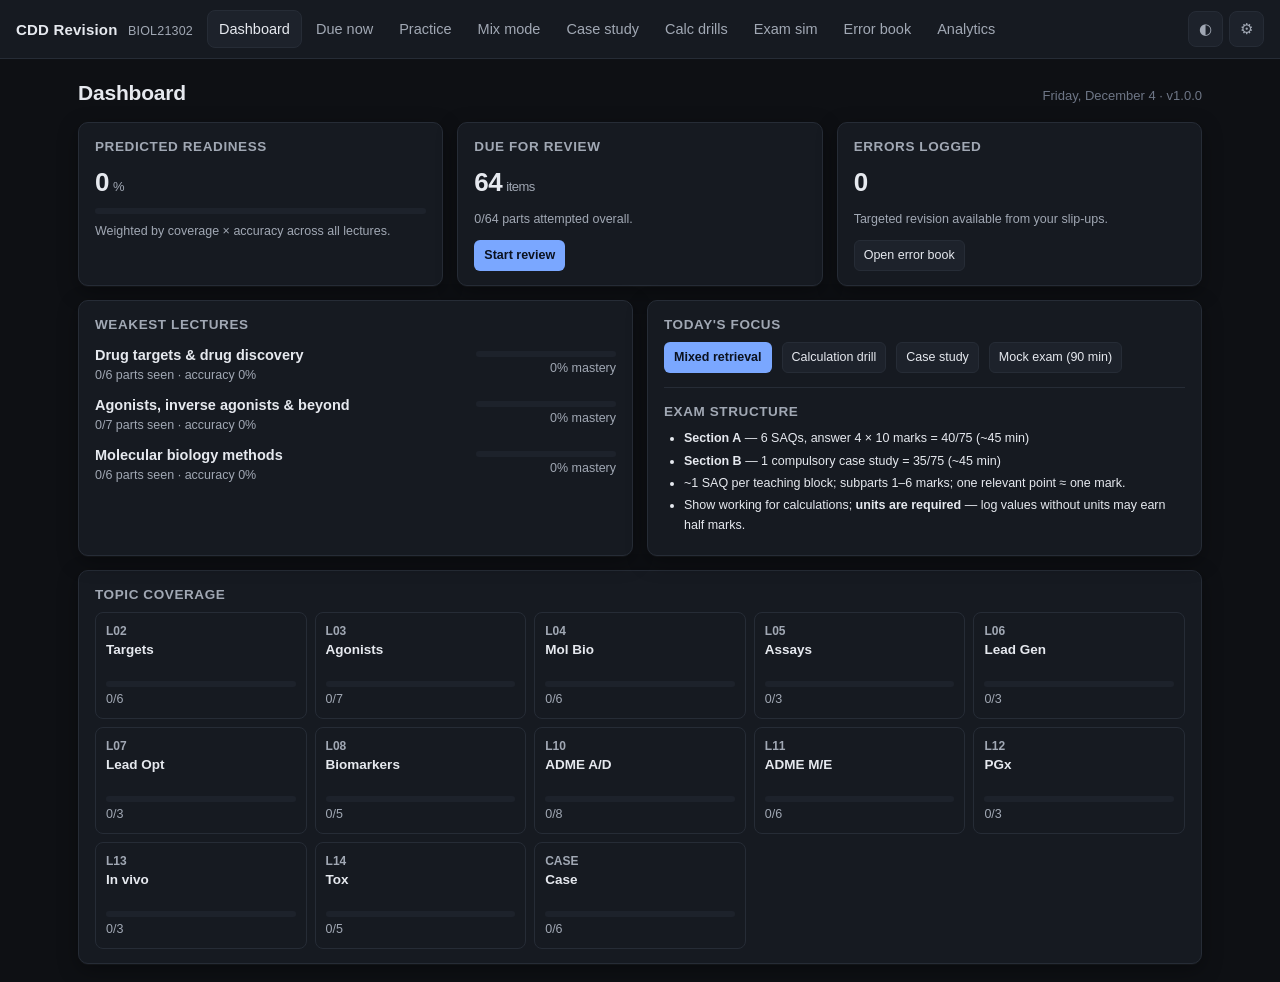
<file: cdd-revision.html>
<!doctype html>
<html lang="en" data-theme="dark">
<head>
<meta charset="utf-8" />
<meta name="viewport" content="width=device-width,initial-scale=1,viewport-fit=cover" />
<title>CDD Revision — BIOL21302</title>
<meta name="description" content="Adaptive Clinical Drug Development exam simulator and revision system." />
<style>
  :root{
    --bg:#0e1014; --bg-elev:#161a21; --bg-elev2:#1d222b; --bg-hover:#222833;
    --fg:#e6e9ef; --fg-mute:#a1a8b4; --fg-dim:#6e7686;
    --accent:#7aa7ff; --accent-2:#9d7aff; --accent-dim:#3a4d75;
    --good:#5fd49a; --warn:#f0c674; --bad:#f17a7a;
    --line:#262c36; --line-strong:#384151;
    --radius:10px; --radius-sm:6px;
    --shadow:0 1px 0 rgba(255,255,255,.03), 0 6px 20px rgba(0,0,0,.35);
    --mono:ui-monospace,SFMono-Regular,Menlo,Consolas,monospace;
    --sans:-apple-system,BlinkMacSystemFont,"Inter","Segoe UI",Roboto,Helvetica,Arial,sans-serif;
  }
  [data-theme="light"]{
    --bg:#f7f8fa; --bg-elev:#ffffff; --bg-elev2:#f0f2f6; --bg-hover:#eef1f6;
    --fg:#15181d; --fg-mute:#4f5663; --fg-dim:#8089976e;
    --accent:#3866d6; --accent-2:#7647d4; --accent-dim:#c1d1f5;
    --good:#2a9d6a; --warn:#b07c1c; --bad:#c44545;
    --line:#e3e6ec; --line-strong:#c8cdd6;
    --shadow:0 1px 0 rgba(0,0,0,.02),0 4px 14px rgba(20,30,60,.07);
  }
  *{box-sizing:border-box}
  html,body{margin:0;padding:0;background:var(--bg);color:var(--fg);font:14.5px/1.55 var(--sans);-webkit-text-size-adjust:100%}
  body{min-height:100vh;display:flex;flex-direction:column}
  a{color:var(--accent);text-decoration:none}
  a:hover{text-decoration:underline}
  button{font:inherit;color:inherit;cursor:pointer}
  input,textarea,select{font:inherit;color:inherit}
  textarea{resize:vertical}
  code,kbd{font-family:var(--mono);background:var(--bg-elev2);padding:1px 5px;border-radius:4px;font-size:.9em}
  hr{border:none;border-top:1px solid var(--line);margin:14px 0}
  table{border-collapse:collapse;width:100%;margin:8px 0;font-variant-numeric:tabular-nums}
  th,td{border:1px solid var(--line);padding:6px 9px;text-align:left;vertical-align:top}
  th{background:var(--bg-elev2);font-weight:600}

  /* ====== Layout ====== */
  header.app{
    display:flex;align-items:center;gap:14px;padding:10px 16px;
    background:var(--bg-elev);border-bottom:1px solid var(--line);
    position:sticky;top:0;z-index:50;backdrop-filter:saturate(140%) blur(6px);
  }
  .brand{font-weight:700;letter-spacing:.2px;font-size:15px}
  .brand .sub{font-weight:500;color:var(--fg-mute);margin-left:6px;font-size:12.5px}
  nav.tabs{display:flex;gap:2px;flex:1;overflow-x:auto;scrollbar-width:thin}
  nav.tabs button{
    background:transparent;border:1px solid transparent;border-radius:8px;
    padding:7px 11px;color:var(--fg-mute);white-space:nowrap;font-weight:500
  }
  nav.tabs button:hover{color:var(--fg);background:var(--bg-hover)}
  nav.tabs button.active{color:var(--fg);background:var(--bg-elev2);border-color:var(--line)}
  .hbtns{display:flex;gap:6px}
  .hbtn{
    background:var(--bg-elev2);border:1px solid var(--line);border-radius:8px;
    padding:6px 10px;color:var(--fg-mute)
  }
  .hbtn:hover{color:var(--fg);background:var(--bg-hover)}

  main{flex:1;padding:18px;max-width:1160px;width:100%;margin:0 auto}
  .grid{display:grid;gap:14px}
  .cols-3{grid-template-columns:repeat(3,minmax(0,1fr))}
  .cols-2{grid-template-columns:repeat(2,minmax(0,1fr))}
  @media (max-width:820px){
    .cols-3{grid-template-columns:1fr}
    .cols-2{grid-template-columns:1fr}
    nav.tabs button{padding:6px 9px;font-size:13px}
    main{padding:12px}
  }

  /* ====== Cards ====== */
  .card{background:var(--bg-elev);border:1px solid var(--line);border-radius:var(--radius);padding:14px 16px;box-shadow:var(--shadow)}
  .card h2{margin:0 0 6px;font-size:15px;letter-spacing:.2px}
  .card h3{margin:0 0 4px;font-size:13.5px;color:var(--fg-mute);font-weight:600;text-transform:uppercase;letter-spacing:.6px}
  .stat{font-size:26px;font-weight:700;letter-spacing:-.5px}
  .stat .unit{font-size:13px;color:var(--fg-mute);font-weight:500;margin-left:4px}
  .row{display:flex;align-items:center;gap:10px;flex-wrap:wrap}
  .spread{display:flex;justify-content:space-between;align-items:center;gap:10px}
  .muted{color:var(--fg-mute)}
  .dim{color:var(--fg-dim)}
  .small{font-size:12.5px}
  .tag{
    display:inline-block;font-size:11.5px;padding:2px 7px;border-radius:999px;
    background:var(--bg-elev2);border:1px solid var(--line);color:var(--fg-mute);
    font-weight:500;letter-spacing:.2px
  }
  .tag.accent{color:var(--accent);border-color:var(--accent-dim)}
  .tag.good{color:var(--good);border-color:color-mix(in srgb,var(--good) 35%,transparent)}
  .tag.bad{color:var(--bad);border-color:color-mix(in srgb,var(--bad) 35%,transparent)}
  .tag.warn{color:var(--warn);border-color:color-mix(in srgb,var(--warn) 35%,transparent)}

  /* ====== Buttons ====== */
  .btn{
    background:var(--bg-elev2);border:1px solid var(--line);color:var(--fg);
    padding:8px 14px;border-radius:8px;font-weight:500
  }
  .btn:hover{background:var(--bg-hover)}
  .btn.primary{background:var(--accent);color:#0b1220;border-color:transparent;font-weight:600}
  .btn.primary:hover{filter:brightness(1.08)}
  .btn.ghost{background:transparent}
  .btn.danger{color:var(--bad);border-color:color-mix(in srgb,var(--bad) 40%,transparent)}
  .btn.good{color:var(--good);border-color:color-mix(in srgb,var(--good) 45%,transparent)}
  .btn.sm{padding:5px 9px;font-size:12.5px;border-radius:6px}
  .btn[disabled]{opacity:.5;cursor:not-allowed}

  /* ====== Forms ====== */
  textarea,input[type=text],input[type=password],input[type=number],select{
    width:100%;background:var(--bg-elev2);border:1px solid var(--line);border-radius:8px;
    padding:9px 11px;color:var(--fg);outline:none
  }
  textarea:focus,input:focus,select:focus{border-color:var(--accent);box-shadow:0 0 0 3px color-mix(in srgb,var(--accent) 22%,transparent)}
  label.field{display:block;margin:8px 0 4px;font-size:12.5px;color:var(--fg-mute);font-weight:600;letter-spacing:.3px;text-transform:uppercase}

  /* ====== Question card ====== */
  .q-prompt{font-size:15.5px;line-height:1.55;white-space:pre-wrap}
  .q-meta{display:flex;flex-wrap:wrap;gap:6px;margin:0 0 8px}
  .q-data{background:var(--bg-elev2);border:1px solid var(--line);border-radius:8px;padding:10px 12px;margin:10px 0;overflow-x:auto}
  .q-data table{margin:0}
  .marks-pill{display:inline-flex;align-items:center;gap:4px;font-weight:700;color:var(--accent)}
  .marks-pill::before{content:"●";color:var(--accent);font-size:9px}
  .mp-list{margin:8px 0 0;padding:0;list-style:none}
  .mp-list li{
    display:flex;align-items:flex-start;gap:9px;padding:7px 9px;border:1px solid var(--line);
    border-radius:8px;margin-bottom:6px;background:var(--bg-elev2);cursor:pointer;user-select:none
  }
  .mp-list li:hover{background:var(--bg-hover)}
  .mp-list li.hit{border-color:color-mix(in srgb,var(--good) 50%,var(--line));background:color-mix(in srgb,var(--good) 8%,var(--bg-elev2))}
  .mp-list li input{margin-top:3px}
  .mp-list li .pt{flex-shrink:0;font-size:11.5px;color:var(--fg-mute);font-weight:600;margin-top:2px;min-width:38px}
  .reveal-box{margin-top:12px;padding:12px;border:1px dashed var(--line);border-radius:8px;background:color-mix(in srgb,var(--accent) 5%,var(--bg-elev))}
  .reveal-box h4{margin:0 0 6px;font-size:13px;color:var(--accent);text-transform:uppercase;letter-spacing:.5px}
  details.expand{margin-top:8px}
  details.expand summary{cursor:pointer;color:var(--fg-mute);font-size:13px;padding:3px 0}
  details.expand[open] summary{color:var(--fg)}

  /* ====== Progress bar ====== */
  .bar{height:6px;border-radius:999px;background:var(--bg-elev2);overflow:hidden;position:relative}
  .bar > span{display:block;height:100%;background:var(--accent);transition:width .25s}
  .bar.good > span{background:var(--good)}
  .bar.warn > span{background:var(--warn)}
  .bar.bad > span{background:var(--bad)}

  /* ====== Toast & dialog ====== */
  .toast{
    position:fixed;bottom:18px;left:50%;transform:translateX(-50%);
    background:var(--bg-elev);border:1px solid var(--line);padding:10px 14px;
    border-radius:10px;box-shadow:var(--shadow);z-index:100;opacity:0;transition:opacity .25s, transform .25s;pointer-events:none
  }
  .toast.show{opacity:1;transform:translateX(-50%) translateY(-4px)}
  dialog{
    border:1px solid var(--line);background:var(--bg-elev);color:var(--fg);border-radius:14px;
    max-width:min(620px,92vw);padding:0;box-shadow:var(--shadow)
  }
  dialog::backdrop{background:rgba(0,0,0,.55)}
  dialog .dh{padding:14px 16px;border-bottom:1px solid var(--line);display:flex;justify-content:space-between;align-items:center}
  dialog .db{padding:14px 16px;max-height:70vh;overflow:auto}
  dialog .df{padding:12px 16px;border-top:1px solid var(--line);display:flex;justify-content:flex-end;gap:8px}

  /* ====== Lecture chips ====== */
  .chip{
    display:inline-flex;align-items:center;gap:5px;padding:5px 9px;
    background:var(--bg-elev2);border:1px solid var(--line);border-radius:999px;font-size:12.5px;cursor:pointer;
    color:var(--fg-mute);font-weight:500
  }
  .chip:hover{background:var(--bg-hover);color:var(--fg)}
  .chip.on{background:color-mix(in srgb,var(--accent) 16%,var(--bg-elev2));border-color:var(--accent);color:var(--fg)}

  /* ====== Timer ====== */
  .timer{font-family:var(--mono);font-size:20px;font-weight:700;letter-spacing:.5px;padding:4px 10px;background:var(--bg-elev2);border:1px solid var(--line);border-radius:8px}
  .timer.warn{color:var(--warn);border-color:color-mix(in srgb,var(--warn) 40%,transparent)}
  .timer.bad{color:var(--bad);border-color:color-mix(in srgb,var(--bad) 50%,transparent)}

  /* ====== SVG chart ====== */
  svg.chart{display:block;width:100%;height:auto}
  svg.chart .axis{stroke:var(--line-strong);stroke-width:1.2}
  svg.chart .grid{stroke:var(--line);stroke-width:.5;stroke-dasharray:2 4}
  svg.chart text{fill:var(--fg-mute);font:11px var(--sans)}
  svg.chart .curve{fill:none;stroke-width:2}

  /* ====== Section heading ====== */
  .sect-head{display:flex;align-items:baseline;justify-content:space-between;margin:0 0 12px}
  .sect-head h1{margin:0;font-size:21px;letter-spacing:-.2px}
  .sect-head .crumb{color:var(--fg-dim);font-size:13px}

  /* ====== Lists ====== */
  ul.tight{margin:6px 0;padding-left:20px}
  ul.tight li{margin:3px 0}

  /* ====== Keyboard hint ====== */
  .kbds{display:inline-flex;gap:4px}
  kbd{background:var(--bg-elev2);border:1px solid var(--line);padding:1px 6px;border-radius:5px;font-size:11.5px;color:var(--fg-mute)}

  /* ====== Confidence pills ====== */
  .conf-row{display:flex;gap:6px;flex-wrap:wrap;margin-top:8px}
  .conf{padding:6px 12px;border-radius:8px;border:1px solid var(--line);background:var(--bg-elev2);font-weight:600;font-size:13px}
  .conf:hover{background:var(--bg-hover)}
  .conf[data-c="0"]{color:var(--bad)}
  .conf[data-c="1"]{color:var(--warn)}
  .conf[data-c="2"]{color:var(--fg)}
  .conf[data-c="3"]{color:var(--good)}

  /* ====== Score gauge ====== */
  .score{font-size:36px;font-weight:800;letter-spacing:-1px}
  .score .of{color:var(--fg-dim);font-size:18px;font-weight:500}

  /* ====== Loading / empty ====== */
  .empty{padding:32px 18px;text-align:center;color:var(--fg-mute);border:1px dashed var(--line);border-radius:12px}

  /* ====== Misc ====== */
  .pulse{animation:pulse 1.6s ease-in-out infinite}
  @keyframes pulse{0%,100%{opacity:.6}50%{opacity:1}}
  .nowrap{white-space:nowrap}
  .strike{text-decoration:line-through;color:var(--fg-dim)}
  .scroll-x{overflow-x:auto}

  /* print */
  @media print {
    header.app, nav.tabs, .hbtns, .btn { display:none !important }
    main { max-width: none }
    .card { box-shadow:none; border-color:#ccc }
  }
</style>
</head>
<body>
<header class="app">
  <div class="brand">CDD Revision <span class="sub">BIOL21302</span></div>
  <nav class="tabs" id="tabs"></nav>
  <div class="hbtns">
    <button class="hbtn" id="btn-theme" title="Toggle theme (T)">◐</button>
    <button class="hbtn" id="btn-settings" title="Settings (,)">⚙</button>
  </div>
</header>

<main id="view"></main>

<div class="toast" id="toast"></div>

<dialog id="dlg">
  <div class="dh"><strong id="dlg-title">Title</strong><button class="hbtn" onclick="document.getElementById('dlg').close()">✕</button></div>
  <div class="db" id="dlg-body"></div>
  <div class="df" id="dlg-foot"></div>
</dialog>

<script>
"use strict";

/* ========================================================================
   CDD Revision — Single-file adaptive revision app
   Data + engine + UI. No external dependencies.
   ======================================================================== */

const APP_VERSION = "1.0.0";
const LS_KEY = "cdd_revision_state_v1";

/* ----------- Lectures / topics taxonomy ----------- */
const LECTURES = {
  L02: { id:"L02", title:"Drug targets & drug discovery", short:"Targets" },
  L03: { id:"L03", title:"Agonists, inverse agonists & beyond", short:"Agonists" },
  L04: { id:"L04", title:"Molecular biology methods", short:"Mol Bio" },
  L05: { id:"L05", title:"Assay techniques", short:"Assays" },
  L06: { id:"L06", title:"Lead generation", short:"Lead Gen" },
  L07: { id:"L07", title:"Lead optimisation", short:"Lead Opt" },
  L08: { id:"L08", title:"Biomarkers", short:"Biomarkers" },
  L10: { id:"L10", title:"ADME: absorption & distribution", short:"ADME A/D" },
  L11: { id:"L11", title:"ADME: metabolism & excretion", short:"ADME M/E" },
  L12: { id:"L12", title:"Pharmacogenomics", short:"PGx" },
  L13: { id:"L13", title:"In vivo studies", short:"In vivo" },
  L14: { id:"L14", title:"Pre-clinical safety assessment", short:"Tox" },
  CASE:{ id:"CASE",title:"Integrated case studies", short:"Case" },
};
const LECTURE_ORDER = ["L02","L03","L04","L05","L06","L07","L08","L10","L11","L12","L13","L14","CASE"];

/* QBANK + CALCS + CASES are populated below by separate <script> blocks */
window.QBANK = [];
window.CALCS = [];
window.CASES = [];

</script>

<script>
/* ============================================================
   QUESTION BANK — Section A short-answer items
   Each item is a 10-mark question composed of parts (1–6 marks).
   For SR + active recall, parts are scheduled individually.
   ============================================================ */

QBANK.push(

/* ====================== L02 — Drug targets & discovery ====================== */
{
  id:"Q02-1", lecture:"L02", topic:"Drug target definition",
  prompt:"On drug targets and target selection.",
  parts:[
    { id:"Q02-1a", marks:3, type:"definition", skill:"recall",
      stem:"Define what is meant by a 'drug target' and explain the difference between on-target and off-target adverse effects.",
      points:[
        "A drug target is a specific (usually protein) molecule with which a drug interacts to produce its desired (and sometimes undesired) biological effect.",
        "On-target adverse effects arise from interaction with the intended target itself (e.g. exaggerated pharmacology).",
        "Off-target adverse effects arise from drug interacting with unintended molecules elsewhere."
      ],
      modelShort:"A specific molecule (usually a protein) the drug interacts with to produce its effect. On-target adverse effects come from the intended target; off-target effects come from binding to other molecules.",
      modelExpanded:"A drug target is the specific (usually protein) molecule with which a drug interacts to elicit its pharmacological effect. On-target adverse effects are caused by the intended interaction with that target (e.g. hypotension with antihypertensives), whereas off-target adverse effects arise from the drug binding to other, unintended molecules. The same target therefore underlies both intended efficacy and on-target toxicity, while selectivity reduces off-target effects."
    },
    { id:"Q02-1b", marks:4, type:"recall", skill:"recall",
      stem:"List FOUR criteria that define a good drug target and briefly justify each.",
      points:[
        "Efficacious — modulating it produces a meaningful change in disease processes.",
        "Safe — modulation does not cause unacceptable adverse effects.",
        "Clinically and commercially needed — addresses an unmet need with a viable market.",
        "Druggable — accessible to drug molecules and produces a measurable biological response in vitro/in vivo."
      ],
      modelShort:"Efficacious, safe, clinically/commercially needed, druggable.",
      modelExpanded:"A good drug target should be efficacious (modulation alters disease meaningfully), safe (modulation does not cause unacceptable toxicity), clinically and commercially needed (unmet need with a viable market), and druggable (accessible to drugs and able to produce a measurable biological response in vitro and in vivo)."
    },
    { id:"Q02-1c", marks:3, type:"compare", skill:"reasoning",
      stem:"Compare 'first-in-class' versus 'best-in-class' drug development strategies, including one advantage and one risk of each.",
      points:[
        "First-in-class targets a novel mechanism not previously drugged; advantage = potential blockbuster/exclusive market; risk = unproven biology, high attrition.",
        "Best-in-class targets a validated mechanism with existing drugs; advantage = lower biological risk (target already validated clinically); risk = crowded market / patent landscape and lower differentiation.",
        "Strategy choice balances scientific and commercial risk against potential reward."
      ],
      modelShort:"First-in-class = novel target; high reward, high biological risk. Best-in-class = improving on an existing drug class; lower risk but commercially crowded.",
      modelExpanded:"A first-in-class strategy targets a novel mechanism: advantage is the potential for a blockbuster with little competition, but the risk of unproven biology and clinical failure is high. A best-in-class ('me-too' / fast-follower) strategy targets a class with validated drugs and aims to improve a property (potency, half-life, side-effect profile): biological risk is lower because the target is validated, but the commercial environment is more crowded and patent/IP space is tighter."
    }
  ]
},
{
  id:"Q02-2", lecture:"L02", topic:"Phenotypic vs molecular discovery",
  prompt:"Approaches to drug target discovery, illustrated with case studies.",
  parts:[
    { id:"Q02-2a", marks:3, type:"compare", skill:"reasoning",
      stem:"Compare phenotypic and molecular approaches to drug discovery, giving one strength of each.",
      points:[
        "Phenotypic: starts from observed physiological/cellular effect; mechanism deconvoluted later. Strength = can discover first-in-class drugs without prior knowledge of target.",
        "Molecular: starts from a defined molecular target and screens for compounds modulating it. Strength = rational, hypothesis-driven; well-suited to monogenic disease.",
        "Combined approaches plus serendipity have historically been most successful."
      ],
      modelShort:"Phenotypic = observe an effect, find the target later; good for novel mechanisms. Molecular = start from a known target and screen; rational and well-defined.",
      modelExpanded:"In phenotypic discovery, compounds are screened for an observable biological effect on cells, tissues or organisms and the molecular target is deconvoluted afterwards — this approach historically yielded a disproportionate share of first-in-class drugs (e.g. Risdiplam, Ivacaftor). In the molecular approach, a defined target is identified from disease biology or genetics, and compounds are screened against that target — it is rational and hypothesis-driven, and works particularly well for monogenic Mendelian diseases (e.g. imatinib for CML). The most successful programmes combine both approaches and exploit serendipity."
    },
    { id:"Q02-2b", marks:4, type:"recall", skill:"recall",
      stem:"Outline the discovery pathway of imatinib (Glivec) as an example of a molecular-approach success.",
      points:[
        "CML is associated with the Philadelphia chromosome (t(9;22) reciprocal translocation) producing the Bcr-Abl fusion protein.",
        "Bcr-Abl is a constitutively active tyrosine kinase that drives malignant transformation; demonstrated to cause CML in mice.",
        "An in vitro kinase assay was used to screen for inhibitors; imatinib was identified in 1992 and blocked proliferation of cultured CML cells.",
        "Approved 2001 (Gleevec) and remains first-line for CML, with ~60–65% 10-year survival in responders."
      ],
      modelShort:"Philadelphia chromosome → Bcr-Abl fusion kinase identified as driver of CML → kinase inhibitor screen → imatinib identified (1992) → approved 2001 as first-line CML therapy.",
      modelExpanded:"~95% of chronic myeloid leukaemia (CML) patients carry the Philadelphia chromosome, a reciprocal t(9;22) translocation producing the Bcr-Abl fusion protein with constitutive tyrosine kinase activity that drives leukaemic transformation. Knowing this, an in vitro kinase activity assay was used as a molecular screen for Bcr-Abl inhibitors. Imatinib (STI571) was identified in 1992, blocked CML cell proliferation in culture, validated target inhibition and entered accelerated clinical trials in 1998 before approval in 2001 (Gleevec). It remains first-line therapy for CML with around 60–65% of patients achieving long-term (>10 year) survival."
    },
    { id:"Q02-2c", marks:3, type:"application", skill:"reasoning",
      stem:"Sildenafil is often described as a combination of molecular and serendipitous discovery. Explain in what sense each component applies.",
      points:[
        "Molecular component: Pfizer rationally designed a PDE5 inhibitor to raise cGMP and produce smooth-muscle relaxation, originally targeting angina.",
        "The angina trials were a clinical failure (poor anti-anginal efficacy).",
        "Serendipitous observation in the trial — male participants reported improved erectile function — led to repurposing for erectile dysfunction (approved 1998); later repurposed again for pulmonary arterial hypertension."
      ],
      modelShort:"Molecular: rationally designed PDE5 inhibitor to boost cGMP. Serendipity: angina trial failed but participants reported erectile benefit, leading to ED indication.",
      modelExpanded:"The molecular component lies in the rational design: Pfizer set out to improve on GTN's tolerance problem by inhibiting phosphodiesterase 5 (PDE5), which would slow cGMP breakdown downstream of guanylyl cyclase and prolong smooth-muscle relaxation. The serendipitous component is the observation: in angina trials sildenafil showed disappointing anti-anginal efficacy, but male participants reported improved erectile function. This unplanned phenotypic finding redirected development, and sildenafil was approved for erectile dysfunction in 1998 (and was later repurposed for pulmonary arterial hypertension). The case shows that a rationally designed molecule can still find its place through observation when the original hypothesis fails."
    }
  ]
},

/* ====================== L03 — Agonists & beyond ====================== */
{
  id:"Q03-1", lecture:"L03", topic:"Agonists & allosteric modulators",
  prompt:"On agonist behaviour at receptors. (This is the Q1 reproduced from exam-prep slides.)",
  parts:[
    { id:"Q03-1a", marks:3, type:"compare", skill:"reasoning",
      stem:"Explain the difference between full agonists, partial agonists and positive allosteric modulators (PAMs).",
      points:[
        "Full agonists produce the maximal possible response (100% Emax) at the receptor; they bind the orthosteric site with high efficacy.",
        "Partial agonists also bind the orthosteric site but have lower intrinsic efficacy — even at full receptor occupancy they produce a sub-maximal response.",
        "PAMs do not activate the receptor alone; they bind to an allosteric (distinct) site and enhance the affinity and/or efficacy of an orthosteric agonist."
      ],
      modelShort:"Full agonists give 100% Emax via the orthosteric site. Partial agonists also bind the orthosteric site but cannot reach Emax. PAMs bind a separate allosteric site and amplify an agonist's response.",
      modelExpanded:"Full agonists bind the orthosteric site and have sufficient intrinsic efficacy to drive the receptor to its maximal response (100% Emax). Partial agonists occupy the same orthosteric site but possess lower intrinsic efficacy, so even at full receptor occupancy they evoke a sub-maximal response and can act as functional antagonists in the presence of a full agonist (e.g. buprenorphine at MOP). Positive allosteric modulators (PAMs) do not activate the receptor by themselves; they bind to a distinct allosteric site and increase the affinity and/or efficacy of an orthosteric agonist (e.g. benzodiazepines at GABA-A)."
    },
    { id:"Q03-1b", marks:4, type:"interpretation", skill:"interpretation",
      stem:"Describe how the EC50 of a full agonist can be determined and what it tells us about that agonist.",
      points:[
        "Construct a concentration–response curve: response (often as % of maximal response) on the y-axis against log[agonist] on the x-axis.",
        "Read across from the y-axis at 50% of the maximal response to the curve, then drop down to find the corresponding log[agonist].",
        "Take the inverse log (antilog) of that x-value to obtain the EC50 concentration (and include the units).",
        "EC50 is the concentration of agonist producing 50% of the maximal response and is a measure of an agonist's potency, allowing comparison with other agonists at the same receptor and system."
      ],
      modelShort:"Plot response (% Emax) vs log[agonist], find 50% of Emax, read off log[A] and take the antilog. EC50 measures potency and lets you compare agonists at the same receptor.",
      modelExpanded:"Apply a range of agonist concentrations to the receptor system and plot the response, normally expressed as a percentage of the maximum response, against the log of the agonist concentration. The sigmoidal curve is then used to estimate the agonist concentration that produces 50% of the maximum response: read across from 50% on the y-axis to the curve, drop down to the x-axis, and take the antilog (with units) of that log[A] to obtain the EC50. EC50 is a measure of agonist potency — the lower the EC50, the more potent the agonist — and it allows direct comparison between agonists at the same receptor and in the same tissue/system. Note that EC50 is not the same as Kd unless there are no spare receptors."
    },
    { id:"Q03-1c", marks:3, type:"application", skill:"reasoning",
      stem:"Explain what the presence of a non-competitive antagonist would do to the Emax and EC50 of an agonist, and why.",
      points:[
        "EC50 would not change (it remains the same), because the antagonist binds at a separate allosteric site rather than competing for the orthosteric site.",
        "Emax would decrease, because the antagonist effectively removes receptors from the available pool / disables their ability to signal, so the maximal achievable response is lower regardless of agonist concentration.",
        "(Award marks for noting that this is irreversible/non-surmountable, so increasing [agonist] cannot restore Emax.)"
      ],
      modelShort:"EC50 unchanged (allosteric, doesn't compete at the orthosteric site). Emax falls because fewer functional receptors remain to produce a response — and the block is non-surmountable.",
      modelExpanded:"A non-competitive antagonist binds at a site distinct from the orthosteric agonist site (or it binds the orthosteric site irreversibly), so it does not compete with agonist binding directly. Because the agonist's affinity for the available receptors is unchanged, the EC50 stays the same. However, the antagonist effectively removes a fraction of receptors from the responsive pool, so the maximum achievable response — Emax — is reduced. Increasing agonist concentration cannot surmount this, distinguishing non-competitive from competitive antagonism."
    }
  ]
},
{
  id:"Q03-2", lecture:"L03", topic:"Receptor parameters",
  prompt:"On receptor binding and response parameters.",
  parts:[
    { id:"Q03-2a", marks:2, type:"definition", skill:"recall",
      stem:"Define affinity and intrinsic efficacy, and state which type of ligand possesses each.",
      points:[
        "Affinity = capacity of a ligand to bind to a receptor (the kinetic/equilibrium tendency to occupy the receptor).",
        "Intrinsic efficacy = capacity of the bound ligand to activate the receptor and produce a response. Both agonists and antagonists possess affinity, but only agonists possess intrinsic efficacy."
      ],
      modelShort:"Affinity = ability to bind the receptor (both agonists and antagonists have it). Intrinsic efficacy = ability to activate the receptor (only agonists).",
      modelExpanded:"Affinity is a ligand's capacity to bind to its receptor (governed by the rate constants k+1 and k-1 for association/dissociation, and quantified by Kd). Intrinsic efficacy is the ability of a bound ligand to activate the receptor and generate a downstream response. Both agonists and antagonists possess affinity (they all bind), but only agonists possess intrinsic efficacy — antagonists bind without producing a response."
    },
    { id:"Q03-2b", marks:3, type:"definition", skill:"recall",
      stem:"Define Bmax, Emax and EC50 and state the difference between EC50 and Kd.",
      points:[
        "Bmax = maximum binding capacity; total receptor population that can be occupied at saturating ligand.",
        "Emax = maximum biological response that the system can produce in response to the ligand.",
        "EC50 = concentration of agonist producing 50% of Emax; Kd = equilibrium dissociation constant (concentration giving 50% receptor occupancy). EC50 ≠ Kd in general because of signal amplification / spare receptors: max response can be achieved at well below 100% occupancy."
      ],
      modelShort:"Bmax = max binding; Emax = max response; EC50 = [agonist] giving 50% of Emax. EC50 ≠ Kd because of receptor reserve / amplification.",
      modelExpanded:"Bmax is the maximum binding capacity — the total receptors that can be occupied at saturating ligand. Emax is the maximum biological response produced by the system. EC50 is the agonist concentration giving 50% of Emax, while Kd is the equilibrium dissociation constant (the concentration giving 50% receptor occupancy). EC50 and Kd are not necessarily equal because of signalling amplification and spare receptors: a maximal response (Emax) may be obtained at well below 100% receptor occupancy, so EC50 typically lies below Kd."
    },
    { id:"Q03-2c", marks:3, type:"mechanism", skill:"reasoning",
      stem:"Explain what is meant by 'spare receptors' (receptor reserve) and give one functional consequence.",
      points:[
        "Spare receptors exist when Emax is reached at less than 100% occupancy of Bmax (sometimes <5%), due to amplification of the signal downstream.",
        "Equivalently: if EC50 < Kd, the system has spare receptors.",
        "Functional consequence: small fractional changes in receptor number (or use of low concentrations of agonist) can still produce maximal effect, but partial inactivation of receptors will affect potency before maximal response — and the magnitude of reserve varies between tissues even for the same receptor."
      ],
      modelShort:"Spare receptors exist when Emax is reached at <100% occupancy (i.e. EC50 < Kd). Signal amplification means partial inactivation shifts the curve right before reducing Emax.",
      modelExpanded:"Spare receptors are present when the maximal biological response (Emax) is achieved at occupancy substantially less than Bmax — sometimes at <5% occupancy — because signalling pathways amplify the response from a small number of activated receptors. Operationally, if EC50 is lower than the Kd of the agonist for the receptor, spare receptors are inferred. Their functional consequence is that small reductions in functional receptor number (e.g. by an irreversible antagonist) primarily shift the agonist concentration–response curve to the right (loss of apparent potency) before reducing Emax. The number of spare receptors varies between tissues even for the same receptor (as seen with prenalterol acting as antagonist, partial or full agonist in different tissues)."
    },
    { id:"Q03-2d", marks:2, type:"compare", skill:"reasoning",
      stem:"Distinguish a 'biased agonist' from a 'balanced agonist' and give one therapeutic example.",
      points:[
        "Balanced agonist activates all signalling pathways coupled to the receptor with similar relative efficacy (typically the endogenous ligand).",
        "Biased agonists preferentially activate one signalling arm over another (functional selectivity); e.g. oliceridine — a G-protein-biased μ-opioid receptor (MOP) agonist designed to deliver analgesia (G-protein arm) while limiting β-arrestin-mediated effects such as respiratory depression."
      ],
      modelShort:"Balanced agonists activate all coupled pathways equally; biased agonists preferentially activate one (functional selectivity). Example: oliceridine, G-protein-biased at MOP.",
      modelExpanded:"A balanced agonist — typically the endogenous ligand — activates all downstream signalling pathways coupled to the receptor with similar relative efficacy. A biased agonist preferentially activates one signalling arm over another (functional selectivity), because its intrinsic efficacy differs across pathways. Oliceridine is a G-protein-biased agonist at the μ-opioid receptor: by recruiting G-protein signalling (analgesia) preferentially over β-arrestin signalling (respiratory depression, nausea, constipation), it was intended to separate analgesia from key opioid side effects."
    }
  ]
}

);
</script>

<script>
/* ============================================================
   QBANK part 2 — L04 Molecular biology, L05 Assays, L06 Lead gen, L07 Lead opt, L08 Biomarkers
   ============================================================ */
QBANK.push(

/* ====================== L04 — Molecular biology methods ====================== */
{
  id:"Q04-1", lecture:"L04", topic:"Genetic basis of disease",
  prompt:"On genetic contributions to disease and how they inform drug discovery.",
  parts:[
    { id:"Q04-1a", marks:3, type:"definition", skill:"recall",
      stem:"Distinguish monogenic, polygenic and multifactorial diseases, giving one feature of each.",
      points:[
        "Monogenic = mutation in a single gene is the direct cause; inheritance is typically Mendelian (e.g. cystic fibrosis).",
        "Polygenic = combined action of two or more genes; tends to cluster in families with non-Mendelian inheritance patterns.",
        "Multifactorial = polygenic contribution combined with environmental exposure (e.g. most cancers, type 2 diabetes)."
      ],
      modelShort:"Monogenic = one gene, Mendelian. Polygenic = several genes acting together, non-Mendelian. Multifactorial = polygenic + environmental.",
      modelExpanded:"Monogenic diseases are caused by mutation in a single gene that directly produces the phenotype, and typically segregate by Mendelian rules (e.g. cystic fibrosis, sickle-cell). Polygenic diseases reflect the combined action of two or more genes; they cluster in families but do not follow strict Mendelian inheritance. Multifactorial diseases combine polygenic susceptibility with environmental exposure (e.g. diet, smoking, infection), as seen in cancers, cardiovascular disease and type 2 diabetes."
    },
    { id:"Q04-1b", marks:3, type:"definition", skill:"recall",
      stem:"Define a single-nucleotide polymorphism (SNP) and explain how SNPs are useful in drug discovery and pharmacogenomics.",
      points:[
        "A SNP is a DNA variation at a single base position between individuals (one of A/T/G/C differs).",
        "SNPs are common (~1 per 300 nucleotides) and are highly specific genetic markers; codon degeneracy means a SNP may be synonymous (silent).",
        "In drug discovery, alleles whose SNP frequency is higher in disease cohorts point to candidate targets; in pharmacogenomics, SNPs in CYP450s, transporters and drug targets predict variable efficacy and ADR risk."
      ],
      modelShort:"A SNP is a single-base difference between individuals. SNPs are common, specific markers; they highlight disease-associated alleles and predict drug response variability.",
      modelExpanded:"A single-nucleotide polymorphism is a variation in a single nucleotide at a defined genomic position between individuals (e.g. an A → G substitution). SNPs occur roughly once per 300 bases and form highly specific markers. Codon degeneracy means many are silent, but those that alter protein sequence, expression or splicing can influence disease risk or drug response. SNPs whose allele frequencies differ between diseased and healthy populations identify candidate drug targets; in pharmacogenomics, SNPs in CYP2D6, CYP2C9, transporters and HLA alleles predict variability in efficacy, ADRs and required dose."
    },
    { id:"Q04-1c", marks:4, type:"mechanism", skill:"reasoning",
      stem:"Outline the steps in reverse pharmacology used to identify a ligand for an orphan GPCR.",
      points:[
        "Express the orphan GPCR in a cell line that contains compatible G-protein machinery.",
        "Build a functional assay using those cells (reporter gene, Ca²⁺ flux with fluorescent indicator, or downstream second messenger) to detect activation.",
        "Screen known endogenous ligands of related GPCRs (ACh, glutamate, GABA, NA, 5-HT, DA…) against the assay.",
        "If no hit, run 'fishing expeditions': prepare tissue extracts that express the receptor, assay and fractionate them, and progressively purify the active component."
      ],
      modelShort:"Express the orphan GPCR in a cell line → build a functional assay → screen known endogenous ligands → if needed, fractionate tissue extracts to fish out the activating molecule.",
      modelExpanded:"Reverse pharmacology starts with a known receptor and works backwards to identify its ligand. The orphan GPCR is expressed in a heterologous cell line that contains the relevant G-protein machinery. A functional assay is built around those cells — typically a reporter gene, fluorescent Ca²⁺ flux indicator, or second-messenger readout. A panel of endogenous ligands of related receptors (ACh, glutamate, GABA, noradrenaline, serotonin, dopamine, etc.) is screened. If none activate the receptor, fishing expeditions are performed: extracts from tissues that express the receptor are tested in the assay and progressively fractionated and purified until the active molecule is identified."
    }
  ]
},
{
  id:"Q04-2", lecture:"L04", topic:"Transgenic technology and CRISPR",
  prompt:"On molecular techniques for target validation.",
  parts:[
    { id:"Q04-2a", marks:3, type:"mechanism", skill:"recall",
      stem:"Describe how a conventional knockout mouse is generated and state two limitations of conventional knockouts.",
      points:[
        "DNA construct disrupting the gene is introduced into ES cells (or DNA into the male pronucleus of a zygote); ES cells are inserted into early embryos and offspring selectively bred to produce the line.",
        "Limitation 1: embryonic lethality if the gene is essential for development.",
        "Limitation 2: compensatory upregulation of paralogues / other pathways masks phenotype. Both addressed by conditional knockouts using Cre-lox recombination."
      ],
      modelShort:"Disrupt the gene in ES cells (or zygote pronucleus), implant into early embryos, breed homozygous offspring. Limitations: embryonic lethality and compensatory gene expression.",
      modelExpanded:"A DNA construct designed to disrupt the gene is introduced into embryonic stem cells, which are inserted into early embryos and contribute to the germline (alternatively, the construct is injected into the male pronucleus of a fertilised oocyte). Chimeric offspring are bred to produce homozygous knockouts. Two limitations: (i) lethality when the disrupted gene is essential for development, so no adult phenotype can be studied; (ii) compensatory upregulation of paralogues or other pathways which masks the phenotype. Both can be addressed using conditional Cre-lox systems to restrict gene deletion to specific tissues or developmental windows."
    },
    { id:"Q04-2b", marks:3, type:"mechanism", skill:"recall",
      stem:"Describe how CRISPR/Cas9 is used to edit a target gene in a mammalian cell.",
      points:[
        "Design a guide RNA (gRNA) complementary to the target DNA sequence; the gRNA recruits Cas9 to that site.",
        "Cas9 introduces a double-strand break at the gRNA-defined location.",
        "Cellular repair pathways then either disrupt the gene by NHEJ (knock-out) or, with a repair template, introduce defined edits by HDR (knock-in or correction). Delivery can be by simple injection into oocytes."
      ],
      modelShort:"Design a guide RNA complementary to the target → Cas9 cuts the DNA at that site → cellular repair (NHEJ or HDR) inactivates the gene or introduces an edit.",
      modelExpanded:"CRISPR (Clustered Regularly Interspaced Short Palindromic Repeats) is adapted from a prokaryotic adaptive immune system. A guide RNA designed to base-pair with the target DNA sequence recruits the Cas9 endonuclease, which introduces a double-strand break at that site. The cell's repair machinery either rejoins the ends imprecisely (NHEJ), producing indels that knock the gene out, or uses a co-introduced template to make a defined sequence change by homology-directed repair (HDR — knock-in or correction). CRISPR is fast, cheap, and can be delivered by direct injection into oocytes."
    },
    { id:"Q04-2c", marks:2, type:"recall", skill:"recall",
      stem:"Why are recombinant human proteins (biopharmaceuticals) increasingly produced in mammalian cell lines (e.g. CHO cells) rather than in microbes?",
      points:[
        "Mammalian cells perform the post-translational modifications (e.g. glycosylation) and complex folding required for activity of many human proteins, which microbes cannot reliably reproduce.",
        "Trade-off: lower yields per litre, larger bioreactor volumes, higher purification burden and higher production costs."
      ],
      modelShort:"Mammalian cells (e.g. CHO) carry out the post-translational modifications and protein folding needed for activity that microbes can't reproduce — at the cost of lower yield.",
      modelExpanded:"Early biologics produced in E. coli or yeast often lacked the post-translational modifications (especially glycosylation) and complex folding required for full biological activity, appropriate pharmacokinetics and an acceptable immunogenicity profile. Mammalian cell lines such as Chinese Hamster Ovary (CHO) reproduce these modifications. The trade-offs are smaller protein yields per litre, much larger culture volumes required, more demanding purification to high purity, higher production costs, and risk of microbial contamination."
    }
  ]
},

/* ====================== L05 — Assay techniques ====================== */
{
  id:"Q05-1", lecture:"L05", topic:"Assay types",
  prompt:"On types of assays used in drug discovery.",
  parts:[
    { id:"Q05-1a", marks:3, type:"compare", skill:"reasoning",
      stem:"Compare biochemical (ligand-binding) and functional (bioassay) assays in early drug discovery.",
      points:[
        "Biochemical/binding: detects compound binding (e.g. radioligand displacement) — simple, robust, scalable, high-throughput; only gives binding info, cannot distinguish agonist from antagonist.",
        "Functional/bioassay: measures a biological response proportional to target activation (cAMP, contraction); reveals efficacy/potency and discriminates activators from inhibitors.",
        "Bioassays are slower, more variable and lower throughput than binding assays — so binding is used for primary screening and bioassay for downstream profiling."
      ],
      modelShort:"Binding = fast, robust, scalable but binding only and can't distinguish agonist vs antagonist. Functional = slower but tells you whether the compound activates or inhibits the target.",
      modelExpanded:"Ligand-binding assays detect a compound's ability to bind a target — e.g. radioligand displacement to measure IC50, or scintillation proximity assays. They are simple, robust, scalable to HTS and inexpensive, but only report on binding and cannot distinguish agonists from antagonists. Functional/bioassays measure a downstream response proportional to target activation (cAMP, Ca²⁺ flux, muscle contraction, reporter gene), and reveal efficacy and potency and discriminate activators from inhibitors. The trade-off is that bioassays are slower, more variable and lower-throughput, so binding assays dominate primary screening while functional assays drive lead profiling."
    },
    { id:"Q05-1b", marks:4, type:"mechanism", skill:"reasoning",
      stem:"Explain the principle of the GTP-γ-S assay and how it distinguishes agonists from antagonists at a GPCR.",
      points:[
        "On GPCR activation, Gα exchanges GDP for GTP, dissociates from βγ and activates effectors; Gα's intrinsic GTPase hydrolyses GTP and terminates the signal.",
        "GTP-γ-S is a non-hydrolysable GTP analogue: once loaded onto Gα it cannot be hydrolysed, trapping the active state.",
        "More agonist → more activated G proteins → more GTP-γ-S incorporated (measured by ³⁵S label or binding readouts) — a direct measure of efficacy.",
        "Antagonists do not increase GTP-γ-S incorporation themselves and block the increase produced by an agonist."
      ],
      modelShort:"GTP-γ-S is a non-hydrolysable GTP analogue that locks Gα in its active form. Agonists increase incorporation (efficacy readout); antagonists don't, and block agonist-induced incorporation.",
      modelExpanded:"GPCR activation drives the Gα subunit to exchange GDP for GTP; Gα–GTP then dissociates from βγ and activates effectors before its intrinsic GTPase hydrolyses GTP back to GDP and terminates the signal. GTP-γ-S is a non-hydrolysable analogue of GTP — once loaded onto Gα the GTPase cannot remove it, so the active state is permanently captured. The amount of GTP-γ-S incorporated (often quantified via ³⁵S label) is proportional to the number of activated G proteins and hence to agonist efficacy. Antagonists do not themselves promote GTP-γ-S incorporation and also block agonist-induced incorporation, allowing the assay to distinguish them."
    },
    { id:"Q05-1c", marks:3, type:"recall", skill:"recall",
      stem:"List THREE features of a good bioassay and briefly justify each.",
      points:[
        "Sensitive — able to detect compounds at low concentration so weak hits aren't missed.",
        "Specific — discriminates compounds acting on different targets, minimising false positives.",
        "Precise/reproducible — steep, reproducible concentration–response curves with low variability between repeats and operators. (Accept: accurate, efficient.)"
      ],
      modelShort:"Sensitive (detects low [drug]), specific (right target), precise/reproducible (low variability). Also accurate and efficient.",
      modelExpanded:"A useful bioassay should be: (i) sensitive — detect effects at low concentration so genuine but weak activity is not missed; (ii) specific — discriminate compounds acting on different targets so the readout reflects the intended biology; (iii) precise — concentration–response curves are steep and reproducible across days, preparations and operators; (iv) accurate — measured potency reflects true potency; (v) efficient — quick and scalable to required throughput (cell-based assays generally outperform tissue/organ assays here)."
    }
  ]
},

/* ====================== L06 — Lead generation ====================== */
{
  id:"Q06-1", lecture:"L06", topic:"Active / hit / lead",
  prompt:"On the early stages of lead generation.",
  parts:[
    { id:"Q06-1a", marks:3, type:"definition", skill:"recall",
      stem:"Define active, hit and lead in the lead-generation pipeline.",
      points:[
        "Active = compound showing any effect in a primary biological screen (interaction confirmed, mechanism not necessarily desired).",
        "Hit = compound showing the desired mechanism (e.g. antagonist, inhibitor), though may still be unsuitable as a drug.",
        "Lead = a hit that is amenable to chemical optimisation into a drug candidate."
      ],
      modelShort:"Active = any effect; Hit = desired mechanism; Lead = optimisable hit on the way to candidate.",
      modelExpanded:"An active is any compound that produces a positive readout in a primary biological screen — interaction is confirmed but mechanism may not be the intended one. A hit is a subset of actives that shows the desired pharmacological mechanism such as receptor antagonism or enzyme inhibition; hits may still have poor properties precluding development. A lead is a hit suitable for chemical optimisation — amenable to structural modification, with appropriate physicochemical properties and no obvious toxicophores."
    },
    { id:"Q06-1b", marks:4, type:"recall", skill:"recall",
      stem:"State Lipinski's Rule of 5 and what it predicts.",
      points:[
        "≤5 hydrogen-bond donors (OH or NH).",
        "≤10 hydrogen-bond acceptors (N or O atoms).",
        "Molecular mass <500 Da.",
        "Octanol/water partition coefficient (logP) <5. Compounds breaking ≥2 rules are more likely to have poor oral absorption / permeability."
      ],
      modelShort:"≤5 H-bond donors, ≤10 H-bond acceptors, MW <500 Da, logP <5. Compounds breaking ≥2 rules are likely to have poor oral absorption.",
      modelExpanded:"Lipinski's Rule of 5 is an empirical guide to oral bioavailability based on physicochemical properties: ≤5 hydrogen-bond donors (OH/NH), ≤10 hydrogen-bond acceptors (N/O), molecular mass <500 Da, and logP <5. Compounds breaking two or more rules tend to have poor absorption or permeability. They are guidelines, not absolutes — and apply less well to biologics, transporter substrates and other special classes."
    },
    { id:"Q06-1c", marks:3, type:"compare", skill:"reasoning",
      stem:"Compare rational design and empirical (high-throughput) screening, giving one situation in which each is preferred.",
      points:[
        "Rational design uses prior knowledge of target structure, endogenous ligand or known active compound to direct synthesis (captopril, bethanechol, amlodipine). Preferred when structural/mechanistic info exists.",
        "Empirical/HTS screens large libraries without structural assumptions — preferred when little is known about the target, and disproportionately yields first-in-class drugs.",
        "Both can be combined: HTS against a structurally characterised target can identify novel chemotypes for subsequent rational optimisation."
      ],
      modelShort:"Rational design uses target/ligand structure — preferred when info exists. Empirical HTS screens libraries — preferred for novel targets or unexpected chemotypes.",
      modelExpanded:"Rational design exploits prior knowledge — target 3D structure, mechanism, an endogenous ligand or an existing active compound — to design analogues (captopril from ACE structure, bethanechol from ACh, amlodipine from nifedipine). It is preferred when such information is available and is the most efficient route for best-in-class drugs. Empirical screening makes no structural assumptions and tests large libraries in an automated HTS assay; it is the only option when nothing is known about the target and yields a disproportionate number of first-in-class drugs by discovering unexpected chemotypes. The two approaches are complementary."
    }
  ]
},

/* ====================== L07 — Lead optimisation ====================== */
{
  id:"Q07-1", lecture:"L07", topic:"Candidate drug target profile",
  prompt:"On lead optimisation and the candidate drug target profile (CDTP).",
  parts:[
    { id:"Q07-1a", marks:4, type:"recall", skill:"recall",
      stem:"List FOUR properties defined in a Candidate Drug Target Profile (CDTP) and briefly justify each.",
      points:[
        "Potency against target (e.g. nM–10 μM cell assay) — supports lower doses and reduces off-target burden.",
        "Selectivity (≥10-fold safety window) — reduces on- and off-target toxicity.",
        "PK (oral F >20%, t½ 8–12 h, protein binding <80%) — supports an acceptable dose and schedule.",
        "Safety: no hERG/QT liability (~>100 μM IC50), no major CYP3A4/2D6 inhibition (>30 μM), no genotoxicity — ensures passes preclinical safety."
      ],
      modelShort:"Potency, selectivity, PK (F, t½, PB), safety margin (hERG, CYP, genotox). Each ensures the drug works at sensible doses with acceptable safety.",
      modelExpanded:"A CDTP defines criteria a compound must meet to be nominated as a candidate. Common elements: (1) Potency (nM–10 μM cell assay) so therapeutic doses are reasonable; (2) Selectivity (≥10-fold over related targets) to limit on/off-target toxicity; (3) Pharmacokinetics (oral F >20%, t½ ~8–12 h, plasma PB <80%) so adequate free drug reaches the target; (4) Safety — no QT prolongation/hERG liability (>~100 μM IC50), no major CYP3A4/CYP2D6 inhibition (>30 μM), no genotoxicity (clean AMES/micronucleus). The CDTP also covers patent position, scale-up, formulation and route of administration."
    },
    { id:"Q07-1b", marks:3, type:"mechanism", skill:"reasoning",
      stem:"Describe THREE chemical modifications to improve metabolic stability of a lead and explain why each works.",
      points:[
        "Replace labile ester with amide (esterases hydrolyse esters rapidly); block α-carbon hydrogens with methyl groups to slow oxidation.",
        "Deactivate aromatic rings against CYP oxidation by adding electron-withdrawing groups (–CF3, –SO2NH2) or replacing C–H with C–F to block hydroxylation.",
        "Avoid groups predisposed to rapid Phase II conjugation (phenolic –OH → glucuronidation) or N-dealkylation (block with N-t-butyl)."
      ],
      modelShort:"Ester → amide; add EWGs or C–F to aromatic rings; avoid phenolic –OH and easy N-dealkylation sites.",
      modelExpanded:"(i) Replace labile groups: an ester is rapidly hydrolysed by esterases, so swap to amide; α-C–Hs are oxidised, so block with methyl. (ii) Deactivate aromatic rings to Phase I CYP oxidation by adding electron-withdrawing groups (–CF3, –SO2NH2, –SO3⁻) or replacing C–H with C–F, both of which resist hydroxylation. (iii) Avoid groups driving rapid Phase II conjugation: phenolic –OH undergoes rapid glucuronidation; N-dealkylation can be slowed with N-t-butyl substitution. Each modification raises the activation energy for the relevant enzymatic step and prolongs half-life."
    },
    { id:"Q07-1c", marks:3, type:"interpretation", skill:"reasoning",
      stem:"Why is high potency desirable in a lead, beyond simply reducing the dose?",
      points:[
        "Lower mass of drug → lower production cost and easier scale-up/manufacturing.",
        "Lower exposure to off-target receptors → less general toxicity (target-related toxicity unaffected).",
        "Provides headroom against inter-individual PK variability and helps achieve adequate exposure where bioavailability/distribution is limited (e.g. CNS)."
      ],
      modelShort:"Smaller doses lower production costs and reduce off-target toxicity; potency provides headroom against PK variability.",
      modelExpanded:"A potent compound requires a lower dose to achieve efficacy (5 mg/kg = 350 mg in a 70 kg adult; 50 mg/kg = 3.5 g), reducing manufacturing burden and cost. Lower exposure also reduces drug available for off-target interactions, lowering general toxicity (mechanistic on-target toxicity is unchanged). Potency provides headroom against inter-individual variability in ADME, helping ensure effective exposure in most patients without excessively high dosing."
    }
  ]
},

/* ====================== L08 — Biomarkers ====================== */
{
  id:"Q08-1", lecture:"L08", topic:"Types of biomarkers",
  prompt:"On the classification and use of biomarkers in drug development.",
  parts:[
    { id:"Q08-1a", marks:3, type:"definition", skill:"recall",
      stem:"Define a biomarker and give THREE distinct functional categories with one example each.",
      points:[
        "An objectively measured, quantifiable indicator of normal biology, pathogenic processes or pharmacological response.",
        "Diagnostic (confirms disease, e.g. troponin in MI).",
        "Pharmacodynamic/response (drug has produced biological effect, e.g. cAMP for a GPCR drug).",
        "Safety (predicts toxicity, e.g. hERG/QT, raised ALT). Other categories: predictive, prognostic, susceptibility, monitoring."
      ],
      modelShort:"Objectively measured indicator of biology/disease/drug response. Examples: diagnostic (troponin), PD (cAMP), safety (QT/hERG).",
      modelExpanded:"A biomarker is a characteristic that is objectively measured and evaluated as an indicator of normal biology, pathogenic processes or response to a therapeutic intervention. Functional categories include: diagnostic (confirms disease, e.g. troponin); susceptibility/risk (e.g. BRCA1/2); predictive (identifies likely responders, e.g. HER2 for trastuzumab); prognostic (predicts course); pharmacodynamic/response (drug effect, e.g. cAMP); monitoring (tracks ongoing response); and safety (predicts toxicity, e.g. hERG/QT, ALT for hepatotoxicity)."
    },
    { id:"Q08-1b", marks:3, type:"definition", skill:"reasoning",
      stem:"Distinguish target-engagement, mechanism and outcome biomarkers, with one drug-development example each.",
      points:[
        "Target-engagement: drug binds the intended target in vivo (e.g. PET D2 receptor occupancy for an antipsychotic; ~65% D2 occupancy needed for efficacy).",
        "Mechanism: downstream pathway/function engaged (e.g. cAMP changes for a GPCR drug).",
        "Outcome (efficacy/disease-related): predicts/reflects clinical effect (e.g. CD4+/HIV viral load; BP change for an antihypertensive)."
      ],
      modelShort:"Engagement = drug on target (PET D2); Mechanism = downstream effect (cAMP); Outcome = predicts clinical benefit (viral load).",
      modelExpanded:"Target-engagement biomarkers confirm the compound reaches and binds its target in vivo without revealing downstream function — e.g. PET with a D2 radiotracer showing ~65% occupancy by an antipsychotic, the empirical benchmark for efficacy in psychosis. Mechanism biomarkers show that engagement has produced a downstream functional change (cAMP, phosphorylation, gene expression). Outcome biomarkers correlate with or predict clinical effect — CD4+ counts and HIV viral load served as surrogate endpoints accelerating antiretroviral development, and blood-pressure change is an outcome biomarker for antihypertensives."
    },
    { id:"Q08-1c", marks:4, type:"critique", skill:"reasoning",
      stem:"Critique the TGN1412 disaster from a biomarker / preclinical-model perspective.",
      points:[
        "TGN1412 was an anti-CD28 superagonist mAb intended to expand T-regulatory cells.",
        "Cynomolgus macaques had 100% CD28 extracellular-domain homology with humans, but unlike humans they do NOT express CD28 on CD4+ effector memory T cells — the cells responsible for cytokine release in humans.",
        "Standard safety/PD biomarkers in the animal model therefore failed to predict the human cytokine-release syndrome (CRS) seen in 6 phase 1 volunteers in 2006.",
        "Lesson: a translatable biomarker must reflect biology conserved across species in the relevant cell types — sequence homology of the target alone is not sufficient."
      ],
      modelShort:"Macaques shared sequence but not CD28 expression on CD4+ effector-memory T cells, so animal markers missed the cytokine-storm risk. Translatable biomarkers must reflect conserved biology AND expression in the relevant cells.",
      modelExpanded:"TGN1412 was a CD28-specific superagonist monoclonal antibody intended to expand T-regs. In phase 1 (2006), six volunteers developed catastrophic cytokine-release syndrome and multi-organ failure. Preclinical safety had been conducted in cynomolgus macaques on the basis of 100% CD28 extracellular-domain sequence homology and similar tissue binding. The fatal mismatch was that macaques do not express CD28 on CD4+ effector memory T cells — the cells responsible for human cytokine release — so preclinical PD/safety biomarkers were not predictive. The episode shows that a translatable biomarker must reflect biology conserved across species in the relevant cell types, not merely sequence-level conservation, and that 'standard' markers may be neither sensitive nor discriminatory in new biology."
    }
  ]
},
{
  id:"Q08-2", lecture:"L08", topic:"Surrogate endpoints",
  prompt:"On surrogate endpoints in clinical development.",
  parts:[
    { id:"Q08-2a", marks:3, type:"definition", skill:"reasoning",
      stem:"What is a surrogate endpoint? Give one example and explain why it accelerated drug development.",
      points:[
        "A biomarker used as a substitute for a clinical endpoint of patient benefit/harm; expected to predict clinical outcome and measurable earlier or more easily.",
        "Example: CD4+ count then HIV viral load — fall in CD4+/rise in viral load correlated with progression to AIDS and death.",
        "Allowed antiretroviral efficacy to be assessed in months rather than years; dramatically accelerated approval — particularly important during the 1980s/90s epidemic. Validation burden is high when used as complete substitute."
      ],
      modelShort:"A measurable substitute for a clinical endpoint (e.g. CD4+/viral load for HIV). Trial duration shortens dramatically.",
      modelExpanded:"A surrogate endpoint is a biomarker used in place of a clinical endpoint of patient benefit or harm; it is expected to predict clinical outcome and can usually be measured earlier or more easily. CD4+ T-helper cell counts (and later HIV viral load) were validated as surrogate endpoints for AIDS progression — drops/rises tracked clinical deterioration. Using them shortened antiretroviral trials from years (waiting for diagnoses or deaths) to months, dramatically accelerating approval. When a biomarker is used as a complete substitute for the clinical endpoint the validation burden is higher than when used as supporting evidence; validation should be in a different patient population from the discovery population."
    },
    { id:"Q08-2b", marks:3, type:"recall", skill:"recall",
      stem:"List THREE features of a 'good' biomarker for use in drug development.",
      points:[
        "Easily, objectively, quantitatively measurable (clear reproducible readout).",
        "Time- and cost-efficient to implement (does not unduly extend studies).",
        "Clinically relevant and reproducible across heterogeneous populations; translates between preclinical and clinical."
      ],
      modelShort:"Easily and objectively measured, time- and cost-efficient, clinically relevant and reproducible across populations.",
      modelExpanded:"A good biomarker is easily measurable with an objective and quantitative readout; time- and cost-efficient to implement without adding excessive burden; and highly reproducible and clinically relevant across heterogeneous patient populations rather than tied to a particular model. Good biomarkers translate between in vitro, in vivo and human work; poor biomarkers are difficult to measure, expensive, slow, variable, or non-generalisable."
    }
  ]
}

);
</script>

<script>
/* ============================================================
   QBANK part 3 — L10, L11, L12, L13, L14
   ============================================================ */
QBANK.push(

/* ====================== L10 — ADME: absorption & distribution ====================== */
{
  id:"Q10-1", lecture:"L10", topic:"Bioavailability & particle size",
  prompt:"On oral bioavailability and formulation. (Adapted from Section A 2023 Q7.)",
  parts:[
    { id:"Q10-1a", marks:3, type:"definition", skill:"recall",
      stem:"Define the term 'excipients'. Provide ONE example of a type of excipient and describe its purpose in a medicine.",
      points:[
        "An excipient is a constituent of a medicine other than the active substance.",
        "Name one type, e.g. filler/diluent, disintegrant, binder, surfactant, glidant, lubricant, flavouring/colouring, or chemical stabiliser.",
        "Describe its purpose, e.g. fillers increase the bulk volume of powder/tablet; disintegrants ensure the tablet breaks up in liquid; binders provide mechanical strength to granules/tablets; surfactants improve hygroscopicity; glidants improve powder flow; lubricants reduce friction during tablet formation/ejection; stabilisers extend shelf life."
      ],
      modelShort:"A non-active constituent of a medicine. Example: a filler (e.g. lactose) increases the bulk volume of the tablet so a small dose of active can be handled and dosed accurately.",
      modelExpanded:"An excipient is any constituent of a medicine other than the active pharmaceutical ingredient. They serve specific manufacturing or in-use purposes. Examples include fillers/diluents (increase the bulk volume of the powder and hence the tablet so a small mass of active can be dosed); disintegrants (ensure the tablet breaks up into fragments on contact with liquid); binders (give granules and tablets adequate mechanical strength); surfactants (improve wettability/hygroscopicity); glidants (improve powder flow during manufacture); lubricants (reduce friction between solid and die wall in tablet formation/ejection); flavouring/colouring agents (improve palatability or appearance); and chemical stabilisers (extend shelf life by improving product stability). Only ONE example is required."
    },
    { id:"Q10-1b-i", marks:1, type:"definition", skill:"recall",
      stem:"Define the term bioavailability.",
      points:[
        "The fraction of administered dose which reaches the systemic circulation as intact drug."
      ],
      modelShort:"The fraction of an administered dose that reaches the systemic circulation as intact drug.",
      modelExpanded:"Bioavailability (F) is the fraction of an administered dose that reaches the systemic circulation as intact drug. Intravenous dosing is taken as the reference with F = 1 (100%); F for another route equals AUC(route)/AUC(IV). Oral bioavailability is reduced by incomplete absorption, presystemic (first-pass) metabolism in gut wall enterocytes and the liver, and efflux by P-glycoprotein."
    },
    { id:"Q10-1b-ii", marks:1, type:"interpretation", skill:"recall",
      stem:"Describe the relationship between the particle size of a compound and its oral bioavailability.",
      points:[
        "As particle size decreases, oral bioavailability increases (because surface area available for dissolution increases)."
      ],
      modelShort:"Smaller particle size → greater oral bioavailability.",
      modelExpanded:"Oral bioavailability increases as particle size decreases. The reason is that the rate of dissolution is proportional to the surface area of drug particles in contact with GI fluids, and smaller particles have a higher surface-area-to-volume ratio. Because drugs must dissolve before they can be absorbed, finer particles dissolve faster and a larger fraction reaches the systemic circulation in the absorption window."
    },
    { id:"Q10-1b-iii", marks:3, type:"mechanism", skill:"reasoning",
      stem:"Explain why it is important to identify the correct particle size when formulating solid tablet forms.",
      points:[
        "Solid drugs must dissolve in GI fluids before they can be absorbed across the intestinal mucosa.",
        "Dissolution rate is proportional to the effective surface area of drug particles in contact with GI fluid; particle size therefore directly determines dissolution rate.",
        "Inadequate dissolution (particles too large) reduces absorption and oral bioavailability — leading to sub-therapeutic exposure or batch-to-batch variation in drug exposure."
      ],
      modelShort:"Solids must dissolve before absorption; dissolution rate ∝ effective surface area, so particle size controls dissolution and hence oral bioavailability and dose consistency.",
      modelExpanded:"Solid drug must dissolve in the GI lumen before it can cross the intestinal mucosa and reach the systemic circulation. The rate of dissolution is directly proportional to the effective surface area of drug particles in contact with the GI fluids (Noyes–Whitney). Particle size therefore controls dissolution rate and, when dissolution is the rate-limiting step, oral bioavailability. Particles too large will dissolve too slowly during the absorption window and produce sub-therapeutic exposure or unpredictable, batch-to-batch variability; particles too small can affect powder flow and tableting characteristics, so the correct particle size must be identified."
    },
    { id:"Q10-1c", marks:2, type:"recall", skill:"recall",
      stem:"What is the benefit of using an enteric coating in some orally administered formulations?",
      points:[
        "Enteric coatings resist the low pH of gastric fluids but dissolve at the higher pH of the duodenum.",
        "This protects the drug from being broken down in the stomach (or alternatively protects the stomach from the drug — e.g. NSAIDs)."
      ],
      modelShort:"Enteric coatings resist gastric pH but dissolve at duodenal pH, protecting an acid-labile drug (or protecting the stomach from the drug).",
      modelExpanded:"Enteric coatings are designed to resist dissolution at the low pH of gastric fluid (pH 1.5–3.5) but to dissolve when the tablet enters the higher pH of the duodenum (~6). This protects an acid-labile drug from breakdown in the stomach, ensuring the intact drug reaches the small intestine for absorption. Enteric coatings may also be used to protect the gastric mucosa from a locally irritant drug (e.g. some NSAIDs) by delaying release."
    }
  ]
},
{
  id:"Q10-2", lecture:"L10", topic:"Volume of distribution",
  prompt:"On the apparent volume of distribution.",
  parts:[
    { id:"Q10-2a", marks:2, type:"definition", skill:"recall",
      stem:"Define the apparent volume of distribution (Vd).",
      points:[
        "Vd is the hypothetical volume into which the total amount of drug in the body would need to be distributed to produce the observed plasma concentration at steady state.",
        "Vd = Q / Cp (mg ÷ mg/L = L). It is not a real physiological volume."
      ],
      modelShort:"Vd = total drug in body (Q) ÷ plasma concentration (Cp). A hypothetical (not physiological) volume relating drug in body to plasma concentration.",
      modelExpanded:"The apparent volume of distribution (Vd) is the hypothetical volume that would contain the total amount of drug in the body (Q, mg) at the concentration observed in plasma at steady state (Cp, mg/L). Vd = Q / Cp. It is not a real anatomical volume; rather it reflects the relative affinity of the drug for tissues versus plasma. Drugs tightly bound to plasma proteins (e.g. warfarin, Vd ≈ 8 L) have low Vd; lipophilic drugs that distribute extensively into tissues (e.g. imipramine, Vd ≈ 2100 L) have much higher Vd than total body water (~42 L)."
    },
    { id:"Q10-2b", marks:3, type:"calculation", skill:"calculation",
      stem:"A drug is given as a 500 mg IV bolus and the measured plasma concentration immediately after distribution is 5 mg/L. Calculate the apparent volume of distribution and state whether the drug is likely to be confined to plasma, distributed in body water, or tissue-bound.",
      points:[
        "Vd = Q / Cp = 500 mg / 5 mg/L = 100 L.",
        "This is much greater than plasma volume (~3 L) and exceeds total body water (~42 L).",
        "Therefore the drug is extensively distributed into tissues (tissue-bound / lipophilic) — confirm with units."
      ],
      modelShort:"Vd = 500 mg / 5 mg/L = 100 L. Much greater than total body water (~42 L), so the drug is extensively tissue-bound.",
      modelExpanded:"Vd = Q / Cp = 500 mg / 5 mg/L = 100 L. Plasma volume is ~3 L and total body water ~42 L; 100 L greatly exceeds both, implying the drug partitions extensively into tissues and that only a small fraction of the body burden is in plasma at any time. Such a drug would not be efficiently removed by haemodialysis and would have a long terminal half-life unless clearance is high (t½ = 0.693 × Vd / CL)."
    },
    { id:"Q10-2c", marks:3, type:"recall", skill:"recall",
      stem:"List THREE physicochemical or physiological factors that affect a drug's Vd and briefly say why.",
      points:[
        "Lipid solubility — more lipophilic drugs distribute into adipose and other tissues, raising Vd.",
        "Plasma protein binding — high binding to plasma proteins (e.g. warfarin to albumin) keeps drug in plasma, lowering Vd.",
        "Tissue binding — extensive binding to tissue components (e.g. cellular proteins, lipids) increases tissue concentration relative to plasma and raises Vd.",
        "Other accepted: molecular size, ionisation/pH partitioning, tissue perfusion, capillary permeability (e.g. BBB), disease states, formulation."
      ],
      modelShort:"Lipid solubility (↑ raises Vd), plasma protein binding (↑ lowers Vd), tissue binding (↑ raises Vd). Also size, pH partitioning, perfusion, BBB.",
      modelExpanded:"Vd is governed by the relative affinity of the drug for tissues versus plasma. Factors that raise Vd: high lipid solubility (partitioning into adipose and membranes), strong binding to tissue components, smaller molecular size and good capillary permeability (so the drug can leave plasma freely). Factors that lower Vd: strong plasma-protein binding which holds drug in the vascular space, and physiological barriers (e.g. BBB) that limit access. Tissue perfusion sets the rate but not the eventual extent of distribution. Ionisation status and pH partitioning (via the Henderson–Hasselbalch equation) affect the distribution of weak acids and bases between compartments of different pH."
    }
  ]
},

/* ====================== L11 — ADME: metabolism & excretion ====================== */
{
  id:"Q11-1", lecture:"L11", topic:"Half-life, clearance & elimination",
  prompt:"On elimination kinetics and clearance.",
  parts:[
    { id:"Q11-1a", marks:3, type:"calculation", skill:"calculation",
      stem:"A drug has a clearance (CL) of 14 L/h and a volume of distribution (Vd) of 70 L. Calculate the elimination half-life (t½) in hours and explain whether this would support once-daily oral dosing.",
      points:[
        "t½ = 0.693 × Vd / CL = 0.693 × 70 / 14 = 3.465 h ≈ 3.5 h.",
        "Show working and quote units (hours).",
        "A half-life of ~3.5 h is short; achieving once-daily dosing would likely require a modified-release formulation or a higher dose with acceptable Cmax — otherwise dosing every 6–8 h is more realistic."
      ],
      modelShort:"t½ = 0.693 × Vd / CL = 0.693 × 70 / 14 = 3.47 h. Too short for once-daily dosing without a modified-release formulation.",
      modelExpanded:"Using t½ = 0.693 × Vd / CL, t½ = 0.693 × 70 L / 14 L·h⁻¹ = 3.465 h ≈ 3.5 hours. A 3.5-hour half-life means most of the drug is eliminated within about 17 hours (5 half-lives), and plasma concentrations would oscillate widely if dosed once daily. Once-daily dosing would therefore generally require a modified- or sustained-release formulation, or a drug-specific PK/PD argument (e.g. covalent target binding or a long downstream effect)."
    },
    { id:"Q11-1b", marks:3, type:"compare", skill:"recall",
      stem:"Compare zero-order and first-order elimination kinetics.",
      points:[
        "Zero-order: a constant amount of drug is eliminated per unit time, independent of plasma concentration; occurs when an elimination pathway is saturated (e.g. ethanol, high-dose phenytoin).",
        "First-order: a constant fraction of drug is eliminated per unit time; rate is proportional to plasma concentration; most drugs follow this — half-life is constant.",
        "Plotted on a log-conc vs time graph, first-order gives a straight line; zero-order is curved (and linear on linear axes)."
      ],
      modelShort:"Zero-order = constant amount/time (saturated, rare); first-order = constant fraction/time (proportional to [drug], typical). Half-life is constant only for first-order.",
      modelExpanded:"Zero-order elimination removes a constant amount of drug per unit time regardless of plasma concentration; it occurs when the elimination pathway (typically an enzyme) is saturated at clinical concentrations. Ethanol and high-dose phenytoin are classical examples. The plot of plasma concentration versus time is linear on linear axes and the apparent half-life depends on the concentration. First-order elimination removes a constant fraction per unit time; rate is proportional to plasma concentration; half-life is a constant of the system. On a log-concentration vs time plot first-order elimination is a straight line; this is by far the more common kinetic behaviour."
    },
    { id:"Q11-1c", marks:2, type:"definition", skill:"recall",
      stem:"Define clearance (CL) and state its units.",
      points:[
        "CL = the volume of plasma that is effectively cleared of drug by an organ per unit time.",
        "Units: volume/time, e.g. mL/min or L/h. Total body clearance is the sum across all eliminating organs."
      ],
      modelShort:"Clearance = volume of plasma effectively cleared of drug per unit time, e.g. mL/min or L/h.",
      modelExpanded:"Clearance is the volume of plasma effectively cleared of drug by an organ per unit time and is reported as volume/time (mL/min or L/h). Total body clearance (CL_total) is the sum of contributions from each eliminating organ (commonly hepatic + renal). For a drug obeying first-order kinetics, CL relates dose rate to steady-state plasma concentration: at steady state, dose rate = CL × Css; and CL together with Vd determines half-life: t½ = 0.693 × Vd / CL."
    }
  ]
},
{
  id:"Q11-2", lecture:"L11", topic:"Phase I & II metabolism",
  prompt:"On Phase I and Phase II drug metabolism.",
  parts:[
    { id:"Q11-2a", marks:3, type:"compare", skill:"recall",
      stem:"Distinguish Phase I and Phase II drug-metabolising reactions.",
      points:[
        "Phase I = functionalisation reactions (oxidation, reduction, hydrolysis, hydration) that create or uncover polar functional groups (–OH, –NH2, –SH, –COOH); often mediated by CYP450; product is slightly more polar than parent.",
        "Phase II = conjugation reactions (glucuronidation, sulphation, glutathione, amino acid, acetylation) that attach a polar group to a functional handle, producing high-MW, water-soluble, generally inactive metabolites for excretion.",
        "They can occur sequentially (Phase I → Phase II) or independently; the overall effect is to convert lipid-soluble drugs to water-soluble metabolites that can be excreted in urine/bile."
      ],
      modelShort:"Phase I (CYP-mediated oxidation/reduction/hydrolysis) creates polar groups; Phase II (conjugation) attaches a polar moiety. Together they make drugs water-soluble for excretion.",
      modelExpanded:"Phase I reactions are functionalisation steps — oxidation (typically CYP450), reduction, hydrolysis or hydration — that create or unmask polar functional groups (–OH, –NH2, –SH, –COOH) on the parent molecule, making it slightly more water-soluble and preparing it for Phase II. Phase II reactions are conjugations, attaching polar moieties (glucuronic acid, sulphate, glutathione, amino acids, acetyl groups) to a functional handle; products are higher-MW, more water-soluble and generally pharmacologically inactive, ready for excretion in urine or bile. The two phases may proceed sequentially or independently. Outcomes of metabolism include inactivation (paracetamol), activation of prodrugs (codeine → morphine, levodopa → dopamine), and occasional generation of reactive/toxic metabolites."
    },
    { id:"Q11-2b", marks:3, type:"recall", skill:"recall",
      stem:"List THREE clinically important consequences of CYP450 induction by a co-administered drug.",
      points:[
        "Increased metabolism of substrate drugs → lower plasma concentrations and reduced efficacy (e.g. failure of oral contraceptives with rifampicin).",
        "Increased production of active or toxic metabolites for prodrugs and for drugs with reactive metabolites (e.g. enhanced paracetamol hepatotoxicity in induced individuals).",
        "Higher dose may be required to maintain therapeutic effect, with rebound toxicity if the inducer is withdrawn while the substrate dose stays high."
      ],
      modelShort:"Faster metabolism → lower exposure and lost efficacy; more reactive/active metabolites → toxicity; need higher doses, with rebound toxicity if the inducer is stopped.",
      modelExpanded:"CYP induction increases the abundance/activity of metabolising enzymes (e.g. CYP3A4 by rifampicin, carbamazepine, phenytoin; CYP1A2 by cigarette smoke). Consequences: (i) Substrate drugs are cleared faster, plasma exposure falls and efficacy is lost — the classic example is rifampicin causing failure of combined oral contraceptives. (ii) Prodrug activation is enhanced and reactive-metabolite formation increases — e.g. greater NAPQI generation from paracetamol in heavy alcohol/CYP2E1-induced individuals raises hepatotoxicity risk. (iii) Higher substrate doses may be needed to maintain effect; if the inducer is then withdrawn, enzyme levels fall over days and previously safe doses can become toxic ('rebound')."
    },
    { id:"Q11-2c", marks:4, type:"mechanism", skill:"reasoning",
      stem:"Describe the microsomal stability assay and what its output tells the medicinal chemist.",
      points:[
        "Liver microsomes (or hepatocytes) plus required cofactors (NADPH for Phase I) are incubated with test compound at 37°C in a 96-well plate.",
        "Aliquots are removed at defined time points and quenched with acetonitrile to inactivate enzymes and precipitate protein.",
        "Samples are centrifuged and the supernatant analysed by LC/MS to measure remaining test compound vs time.",
        "Output is an intrinsic clearance (CL_int) and in vitro half-life: high CL_int / short t½ flags metabolic instability and informs medicinal-chemistry redesign (block soft spots, swap labile groups, change ring substituents)."
      ],
      modelShort:"Incubate compound with liver microsomes + cofactors; sample over time; LC/MS to measure parent remaining. Gives in vitro t½/CL_int → flags metabolic instability for redesign.",
      modelExpanded:"Microsomes from rat or human liver (containing CYP enzymes) are incubated with test compound at 37 °C in a 96-well plate, with required cofactors added (NADPH for Phase I). Aliquots are removed at multiple time points and quenched with acetonitrile to inactivate enzymes and precipitate microsomal protein; samples are centrifuged and the supernatant analysed by liquid chromatography or mass spectrometry to quantify remaining parent compound. From the decline in parent over time, an in vitro half-life and intrinsic clearance (CL_int) are calculated. High CL_int / short t½ indicates metabolic instability and warns the medicinal chemist that the compound will need structural modification — typically blocking metabolic 'soft spots', swapping labile functionalities or adding electron-withdrawing groups to aromatic rings — before in vivo PK studies."
    }
  ]
},

/* ====================== L12 — Pharmacogenomics ====================== */
{
  id:"Q12-1", lecture:"L12", topic:"PGx polymorphisms",
  prompt:"On pharmacogenomic variation and its clinical implications.",
  parts:[
    { id:"Q12-1a", marks:2, type:"definition", skill:"recall",
      stem:"Distinguish pharmacogenetics (PGt) from pharmacogenomics (PGx).",
      points:[
        "PGx (genomics): the study of variations in DNA AND RNA characteristics as related to drug response (broader, includes expression).",
        "PGt (genetics): the study of variations in DNA sequence as related to drug response (a subset of PGx, ICH definition)."
      ],
      modelShort:"PGx = variation in DNA and RNA related to drug response (broader). PGt = variation in DNA sequence only — a subset of PGx.",
      modelExpanded:"Under the ICH definitions, pharmacogenomics (PGx) is the study of variations in DNA and RNA characteristics as related to drug response, which encompasses both germline and somatic sequence variation plus expression and regulatory changes. Pharmacogenetics (PGt) is a subset focused on variations in DNA sequence (germline polymorphisms) as related to drug response. In practice the two terms are often used interchangeably, but PGt is narrower."
    },
    { id:"Q12-1b", marks:4, type:"interpretation", skill:"reasoning",
      stem:"Explain why CYP2D6 metaboliser phenotype matters clinically, using one drug as an example.",
      points:[
        "CYP2D6 metabolises ~25% of clinically used drugs (antidepressants, opioids, tamoxifen…). Phenotypes range from poor → intermediate → extensive (normal) → ultrarapid metabolisers.",
        "Poor metabolisers have decreased clearance, so standard doses produce higher plasma concentrations and increased ADR risk (e.g. nortriptyline dose may need to be ~10–20 mg/day).",
        "Ultrarapid metabolisers (gene amplification, up to 13 copies) clear substrate quickly → sub-therapeutic exposure; conversely for codeine (a prodrug → morphine), ultrarapid metabolisers can generate dangerous morphine concentrations.",
        "Clinically: dose adjustment, drug switch, or genotype-guided prescribing is recommended (PREPARE trial showed ~30% reduction in clinically relevant ADRs with PGx-guided prescribing)."
      ],
      modelShort:"CYP2D6 metabolises ~25% of drugs. Poor metabolisers accumulate substrate → ADRs; ultrarapid metabolisers under-expose substrates but over-activate prodrugs (e.g. codeine → morphine toxicity). PGx-guided dosing reduces ADRs.",
      modelExpanded:"CYP2D6 is highly polymorphic with >100 described variants and metabolises about 25% of clinically used drugs, including many antidepressants, opioids and tamoxifen. Four broad phenotypes are recognised: poor (PM), intermediate (IM), extensive/normal (EM) and ultrarapid (UM). Poor metabolisers (~7% of Caucasians) have markedly reduced clearance of substrate drugs and accumulate parent compound — for nortriptyline, this may require a dose as low as 10–20 mg/day compared with up to 500 mg/day in ultrarapid metabolisers. Ultrarapid metabolisers carry gene amplification (up to 13 copies) and clear substrate quickly, risking sub-therapeutic exposure — but for prodrugs such as codeine they generate excessive active metabolite (morphine), with reported neonatal deaths from breastfeeding mothers who were UMs. The PREPARE study demonstrated that pre-emptive PGx-guided prescribing across 12 genes reduced clinically relevant ADRs by ~30%, supporting routine genotype-informed dosing."
    },
    { id:"Q12-1c", marks:3, type:"recall", skill:"recall",
      stem:"Describe the clinical significance of HLA-B*57:01 in abacavir use.",
      points:[
        "HLA-B*57:01 is strongly associated with abacavir hypersensitivity syndrome (AHS), a severe immune-mediated reaction.",
        "Pre-prescription genotyping for HLA-B*57:01 has been shown in a randomised controlled trial to eliminate immunologically confirmed AHS when carriers are excluded from abacavir treatment.",
        "Abacavir is therefore contraindicated in HLA-B*57:01 carriers, and routine NHS genotyping for the allele has been standard for over a decade — a key example of translational pharmacogenetics."
      ],
      modelShort:"HLA-B*57:01 carriers develop abacavir hypersensitivity. Pre-screening identifies them; abacavir is contraindicated if positive — eliminates AHS in clinical practice.",
      modelExpanded:"HLA-B*57:01 is a class I MHC allele strongly associated with abacavir hypersensitivity syndrome (AHS) — a severe immune-mediated reaction first identified in 2002. A randomised controlled trial showed that excluding HLA-B*57:01 carriers from abacavir treatment completely eliminated immunologically confirmed AHS. As a result, abacavir is contraindicated in HLA-B*57:01 positive patients, and routine pre-prescription genotyping has been standard NHS practice for over a decade. This is widely cited as the best example of translational pharmacogenetics in current clinical use, and is also cost-effective."
    }
  ]
},

/* ====================== L13 — In vivo studies ====================== */
{
  id:"Q13-1", lecture:"L13", topic:"UK regulation & 3Rs",
  prompt:"On the regulation and ethics of animal research in the UK.",
  parts:[
    { id:"Q13-1a", marks:3, type:"definition", skill:"recall",
      stem:"State the 3Rs and give a practical example of each.",
      points:[
        "Replacement — use a non-animal alternative where possible (e.g. AMES test for genotoxicity, computer modelling, human volunteers, established cell lines).",
        "Reduction — use the minimum number of animals consistent with the experimental design (improved stats, imaging that allows repeat measures, data/resource sharing).",
        "Refinement — minimise pain, suffering, distress (non-invasive techniques, appropriate analgesia/anaesthesia, training animals to cooperate, environmental enrichment)."
      ],
      modelShort:"Replace (e.g. AMES test, cell lines), Reduce (better stats, imaging, sharing data), Refine (analgesia, training, enrichment).",
      modelExpanded:"The 3Rs (Russell & Burch, 1959) are: (1) Replacement — using non-animal alternatives where the scientific question allows: absolute replacements (computer modelling, in vitro methods such as the AMES test, human volunteers) and relative replacements (established cell lines, abattoir material, invertebrates, early-stage embryos). (2) Reduction — using the smallest number of animals consistent with experimental design, achieved through better statistical design, imaging that permits within-animal repeat measures, sharing data and resources, and species choice. (3) Refinement — minimising pain, suffering and distress by using non-invasive techniques, appropriate anaesthesia and analgesia, training animals to cooperate with procedures (e.g. blood sampling), and enriching housing conditions."
    },
    { id:"Q13-1b", marks:3, type:"recall", skill:"recall",
      stem:"Outline the THREE licences required for animal research in the UK under ASPA 1986.",
      points:[
        "Establishment licence — covers the premises where breeding, supply or scientific procedures are carried out; specifies named persons (NVS, NACWO, NTCO, NCO).",
        "Project licence — granted for the specific research programme; permissible purposes include basic and translational research, treatment development, environmental protection, education, etc.",
        "Personal licence — held by the individual carrying out procedures; requires accredited training and competency on each species/procedure."
      ],
      modelShort:"Establishment licence (the where), project licence (the what — programme of work), personal licence (the who).",
      modelExpanded:"Under the Animals (Scientific Procedures) Act 1986 (ASPA), three separate licences are required before regulated procedures on protected animals can begin. The establishment licence covers the premises where breeding, supply or scientific procedures take place and requires named persons including the Named Veterinary Surgeon (NVS), Named Animal Care and Welfare Officer (NACWO), Named Training and Competency Officer (NTCO), and the Named Compliance Officer (NCO). The project licence authorises a specific research programme, granted by the Home Office for permissible purposes (basic and translational research, treatment development, environmental protection, education, etc.). The personal licence is granted to the individual researcher after accredited training and competency assessment, and specifies the species and procedures the holder may use. All three must be in place and the Home Office inspectorate may visit announced or unannounced to verify compliance."
    },
    { id:"Q13-1c", marks:4, type:"reasoning", skill:"reasoning",
      stem:"What can be achieved ONLY by in vivo studies, and give two specific examples?",
      points:[
        "Whole-body integrated effects (PK, distribution to organs of interest, off-target on physiology) — cannot be predicted reliably from in vitro data alone.",
        "Long-term effects: chronic toxicity, carcinogenicity, reproductive toxicity — only emerge across weeks to months.",
        "Pharmacokinetics including absorption, distribution, metabolism and excretion of parent and metabolites in a living system.",
        "Unexpected effects: examples — clonidine's antihypertensive effect was only seen in vivo (predicted to be vasoconstrictor from in vitro); fluconazole shows modest in vitro antifungal action but is highly effective in vivo."
      ],
      modelShort:"Whole-body and long-term effects (chronic tox, carcinogenicity, repro tox), full PK, and the unexpected — e.g. clonidine antihypertensive effect (only seen in vivo); fluconazole modest in vitro but effective in vivo.",
      modelExpanded:"In vivo studies are essential for several questions that in vitro models cannot answer reliably: (i) integrated whole-body effects (cardiovascular, respiratory, CNS), since predictions from isolated cells or tissues do not capture systemic compensation; (ii) long-term effects (chronic toxicity 6–24 months, carcinogenicity 18–24 months in rats/mice, multi-generational reproductive toxicity) — these require time-courses impossible in vitro; (iii) the full PK profile including absorption from the site of administration, distribution, metabolism in liver and other tissues, and excretion of parent and metabolites; (iv) unexpected effects. Classic examples include clonidine, whose antihypertensive action was discovered only in vivo (in vitro it acts as a vasoconstrictor), and fluconazole, which shows modest in vitro antifungal activity but is highly efficacious in vivo. In vivo studies also set the clinical starting dose and inform safety/toxicology in the regulatory submission."
    }
  ]
},

/* ====================== L14 — Pre-clinical safety ====================== */
{
  id:"Q14-1", lecture:"L14", topic:"Hazard, risk & therapeutic index",
  prompt:"On principles of preclinical safety assessment.",
  parts:[
    { id:"Q14-1a", marks:2, type:"definition", skill:"recall",
      stem:"Distinguish hazard from risk and give an example.",
      points:[
        "Hazard = the potential of a substance to cause harm (intrinsic property).",
        "Risk = the likelihood of harm under specific conditions of exposure (dose, frequency, route, population)."
      ],
      modelShort:"Hazard = potential to cause harm. Risk = the likelihood of harm under the conditions of use (dose, route, population).",
      modelExpanded:"Hazard describes the intrinsic potential of a substance to cause harm (e.g. cyanide is highly hazardous because of its mechanism). Risk is the probability of harm under defined conditions of exposure (dose, route, frequency, population). A highly hazardous compound may carry low clinical risk if exposure is tightly controlled; a low-hazard compound used at high doses or in vulnerable populations may carry high risk. Greater risk is acceptable for life-threatening conditions (e.g. cytotoxic chemotherapy) than for prophylactic use (e.g. contraceptives), as captured by Paracelsus' dictum: 'the dose differentiates a poison from a remedy'."
    },
    { id:"Q14-1b", marks:3, type:"definition", skill:"reasoning",
      stem:"Define therapeutic index (TI), give the formula, and explain why it is of limited clinical utility.",
      points:[
        "TI = maximum non-toxic dose (or LD50/TD50) / minimum effective dose (or ED50).",
        "It quantifies the margin between efficacy and toxicity — a large TI suggests a wide safety window.",
        "Limited utility: (i) measured in animals; population variability not captured; (ii) doesn't reflect curve slopes or idiosyncratic ADRs; (iii) some narrow-TI drugs (digoxin, warfarin) are still useful — and a high TI (thalidomide) doesn't preclude catastrophic teratogenicity."
      ],
      modelShort:"TI = max non-toxic dose / min effective dose. Gives a feel for margin of safety but limited clinically (population variability, slopes, idiosyncratic ADRs not captured).",
      modelExpanded:"The therapeutic index is a quantitative measure of relative safety, conventionally calculated as the ratio of the maximum non-toxic dose (often LD50 or TD50 in preclinical species) to the minimum effective dose (often ED50). A wide TI suggests a comfortable margin between efficacy and toxicity. It has several limitations: (i) it is derived from a model species and population variability in humans is not captured; (ii) it ignores the slopes of the dose–response curves — a steep tox curve narrows the practical margin; (iii) it does not address idiosyncratic or off-target ADRs; (iv) some drugs with low TI (digoxin, warfarin) remain useful with monitoring, while drugs with high apparent TI (thalidomide) can still cause catastrophic harm — in thalidomide's case, teratogenicity not detectable in rodents. TI is best regarded as a coarse preclinical filter rather than a clinical guide."
    },
    { id:"Q14-1c", marks:3, type:"calculation", skill:"calculation",
      stem:"For Drug A, the LD50 is 600 mg/kg and the ED50 is 40 mg/kg. For Drug B, LD50 = 250 mg/kg and ED50 = 5 mg/kg. Calculate the TI of each, state which is safer based on TI alone, and give one caveat.",
      points:[
        "TI_A = 600 / 40 = 15.",
        "TI_B = 250 / 5 = 50.",
        "Drug B has the larger TI and is, on this metric, the safer of the two.",
        "Caveat: TI ignores curve slopes, inter-individual variability and idiosyncratic ADRs; doesn't capture target-organ severity. A drug with high TI can still be unsafe (e.g. thalidomide)."
      ],
      modelShort:"TI_A = 600/40 = 15; TI_B = 250/5 = 50 → Drug B safer on TI. Caveat: TI ignores curve slopes, idiosyncratic ADRs and species-to-human translation.",
      modelExpanded:"TI_A = LD50/ED50 = 600/40 = 15. TI_B = 250/5 = 50. Drug B has the larger margin between effective and lethal dose, so on TI alone is safer. However TI is a single number and hides several considerations: it is derived from one (animal) population so does not capture human inter-individual variability; it ignores the slope of the dose–response curves — a TI of 50 with a very steep toxicity curve may be more risky than a TI of 15 with shallow curves; and it cannot capture idiosyncratic or off-target ADRs or species mismatch (e.g. thalidomide had a very high TI in rodents but caused major human teratogenicity)."
    }
  ]
},
{
  id:"Q14-2", lecture:"L14", topic:"Genotoxicity & reproductive tox",
  prompt:"On specific safety tests.",
  parts:[
    { id:"Q14-2a", marks:3, type:"mechanism", skill:"recall",
      stem:"Describe the principle of the AMES test for mutagenicity.",
      points:[
        "Uses histidine-auxotrophic Salmonella typhimurium strains plated on histidine-free minimal medium with the test compound (±S9 metabolic activation).",
        "Mutagenic compounds cause reversion mutations back to histidine prototrophy, producing visible colonies on the histidine-free plate.",
        "Mutagenicity is proportional to the number of revertant colonies after a defined incubation; ±S9 distinguishes parent vs metabolite-induced mutations."
      ],
      modelShort:"His-auxotroph Salmonella plated on his-free media with test compound ±S9. Mutagens cause reversion to histidine prototrophy → colonies counted; proportional to mutagenicity.",
      modelExpanded:"The AMES test exploits histidine-auxotrophic Salmonella typhimurium strains that cannot grow on histidine-free minimal medium. Bacteria are exposed to the test compound, with and without rat liver S9 fraction to mimic mammalian metabolic activation, and plated on histidine-free agar. A mutagenic compound (or mutagenic metabolite) causes reversion mutations back to histidine prototrophy, allowing colonies to grow visibly on the plate. The number of revertant colonies after a defined incubation is proportional to mutagenicity. Different tester strains detect different types of point mutation (base substitution vs frameshift); the inclusion of ±S9 distinguishes parent-mediated from metabolite-mediated mutagenicity. The AMES test is a recognised absolute replacement for animal genotoxicity screening."
    },
    { id:"Q14-2b", marks:4, type:"critique", skill:"reasoning",
      stem:"What does the thalidomide tragedy reveal about the limitations of preclinical safety testing?",
      points:[
        "Thalidomide appeared so non-toxic in rodent models that an LD50 could not even be established — preclinical species selection was misleading.",
        "Teratogenicity in humans was not predicted because rodents are insensitive: thalidomide is teratogenic in zebrafish, chickens, rabbits and primates but NOT in rodents — species choice is critical.",
        "Stereochemistry matters: thalidomide was marketed as a racemic mixture; the S-isomer is teratogenic (binds purines in promoter regions of genes involved in limb angiogenesis).",
        "Lesson: reproductive toxicology must use a relevant species (now one rodent + one non-rodent — typically rabbit), tests must cover all phases of development, and chirality must be considered in lead optimisation."
      ],
      modelShort:"Rodents are insensitive to thalidomide's teratogenicity, so the rodent-only preclinical package missed it. Drives the modern requirement for two species (one non-rodent, e.g. rabbit) across all stages of development, plus attention to stereochemistry.",
      modelExpanded:"Thalidomide was marketed in 1957 as a sedative/antiemetic and prescribed to pregnant women for morning sickness. It appeared so non-toxic in rodent models that an LD50 could not be established — but ~12,000 children were born with limb-reduction defects before its withdrawal in 1961. Thalidomide is teratogenic in zebrafish, chickens, rabbits and monkeys but not in rodents, so the rodent-only preclinical package failed to predict the human risk. The teratogenic enantiomer (S-thalidomide) intercalates the major groove of DNA at purines in promoter regions of genes involved in limb angiogenesis. The lessons reshaped reproductive toxicology: regulatory testing requires one rodent AND one non-rodent species (commonly rabbit), with separate studies for fertility/early embryonic, embryo-fetal (organogenesis) and pre/postnatal development. It also drove attention to chirality in lead optimisation — racemic mixtures should be assessed enantiomer-by-enantiomer for both efficacy and safety."
    }
  ]
}

);
</script>

<script>
/* ============================================================
   CALCULATIONS — interactive numeric drills
   ============================================================ */
CALCS.push(
  {
    id:"C-HL-1", topic:"Half-life", lectures:["L11"], difficulty:1, marks:2,
    stem:"A drug has Vd = 50 L and total clearance CL = 10 L/h. Calculate the elimination half-life.",
    formula:"t½ = 0.693 × Vd / CL",
    steps:[
      "Identify: Vd = 50 L; CL = 10 L/h.",
      "t½ = 0.693 × 50 / 10",
      "t½ = 3.465 h ≈ 3.5 h (1 d.p.)"
    ],
    answer:3.47, unit:"h", tolerance:0.1,
    feedback:{
      unit:"Forgetting hours/min — always state units.",
      rounding:"Don't round prematurely. Carry digits to the final step.",
      conceptual:"t½ depends on Vd AND CL — bigger Vd lengthens t½."
    }
  },
  {
    id:"C-HL-2", topic:"Half-life", lectures:["L11"], difficulty:2, marks:3,
    stem:"After an IV bolus of 200 mg, plasma concentration is 4 mg/L at t = 0 (extrapolated) and falls to 1 mg/L at t = 6 h (first-order kinetics). Calculate (a) Vd and (b) the half-life.",
    formula:"Vd = Q / C0;  C(t) = C0 × e^(-kt);  t½ = ln2 / k",
    steps:[
      "Vd = 200 mg / 4 mg/L = 50 L.",
      "C/C0 = 1/4 = e^(-k×6) → ln(0.25) = -6k → k = ln4 / 6 ≈ 0.231 h⁻¹.",
      "t½ = 0.693 / 0.231 ≈ 3 h. So the concentration falls by half every 3 h (4 → 2 → 1 mg/L at 3 h and 6 h)."
    ],
    answer:3.0, unit:"h", tolerance:0.15,
    feedback:{
      unit:"State both L (for Vd) and h (for t½).",
      arithmetic:"Going 4 → 1 is two half-lives, so each half-life is 3 h — verify by inspection.",
      conceptual:"Linearise log(C) vs t to read off k directly."
    }
  },
  {
    id:"C-CL-1", topic:"Clearance", lectures:["L11"], difficulty:2, marks:3,
    stem:"At steady state, an IV infusion of 5 mg/h gives a plasma concentration of 2 mg/L. Calculate the total body clearance.",
    formula:"CL = dose rate / Css (at steady state)",
    steps:[
      "CL = (5 mg/h) / (2 mg/L)",
      "CL = 2.5 L/h",
      "Convert if asked: 2.5 L/h = 2500 mL/h ÷ 60 = ~41.7 mL/min."
    ],
    answer:2.5, unit:"L/h", tolerance:0.05,
    feedback:{
      unit:"State L/h (or mL/min).",
      conceptual:"At steady state, input = output: dose rate equals elimination rate, which is CL × Css."
    }
  },
  {
    id:"C-F-1", topic:"Bioavailability", lectures:["L10"], difficulty:1, marks:2,
    stem:"AUC after a 100 mg oral dose is 30 mg·h/L. AUC after the same dose given IV is 75 mg·h/L. Calculate oral bioavailability F.",
    formula:"F = AUC(route) / AUC(IV)  (same dose); or × Dose(IV)/Dose(route) if doses differ",
    steps:[
      "Same dose (100 mg) by both routes.",
      "F = 30 / 75 = 0.4 = 40%."
    ],
    answer:0.4, unit:"(40%)", tolerance:0.02,
    feedback:{
      conceptual:"F = 1 for IV; oral F < 1 due to incomplete absorption and presystemic metabolism.",
      arithmetic:"Don't invert the ratio — route on top, IV on bottom."
    }
  },
  {
    id:"C-VD-1", topic:"Volume of distribution", lectures:["L10"], difficulty:1, marks:2,
    stem:"A 700 mg IV bolus produces a plasma concentration of 10 mg/L immediately after distribution. Calculate the apparent volume of distribution and comment.",
    formula:"Vd = Q / Cp",
    steps:[
      "Vd = 700 mg / 10 mg/L = 70 L.",
      "70 L > total body water (~42 L), implying tissue distribution rather than confinement to plasma."
    ],
    answer:70, unit:"L", tolerance:0.5,
    feedback:{
      conceptual:"Vd is not a real anatomical volume — large Vd implies tissue partitioning.",
      unit:"L (or mL); state explicitly."
    }
  },
  {
    id:"C-EC50-1", topic:"EC50 from log", lectures:["L03"], difficulty:1, marks:2,
    stem:"A concentration–response curve gives a pEC50 of 7.5 for a full agonist (concentration in M). Calculate the EC50 in nM.",
    formula:"EC50 = 10^(–pEC50); pEC50 = –log10(EC50 in M)",
    steps:[
      "EC50 (M) = 10^(–7.5) = 3.16 × 10⁻⁸ M.",
      "Convert to nM: 3.16 × 10⁻⁸ M × 10⁹ nM/M = 31.6 nM."
    ],
    answer:31.6, unit:"nM", tolerance:1.5,
    feedback:{
      unit:"Always state units — half marks may be lost if pEC50 quoted without converting.",
      arithmetic:"Remember 10^(-7.5) ≈ 3.16 × 10⁻⁸, not 1 × 10⁻⁸."
    }
  },
  {
    id:"C-TI-1", topic:"Therapeutic index", lectures:["L14"], difficulty:1, marks:2,
    stem:"Drug X has LD50 = 800 mg/kg and ED50 = 20 mg/kg. Calculate the therapeutic index.",
    formula:"TI = LD50 / ED50",
    steps:[
      "TI = 800 / 20 = 40.",
      "(Dimensionless ratio.)"
    ],
    answer:40, unit:"", tolerance:0.5,
    feedback:{
      conceptual:"TI is dimensionless. A high TI doesn't guarantee safety (curve slopes, idiosyncratic ADRs).",
      arithmetic:"Don't invert — large LD50 / small ED50 means a wider safety window."
    }
  },
  {
    id:"C-DOSE-1", topic:"Dose calculation", lectures:["L07","L10"], difficulty:2, marks:2,
    stem:"A drug must reach Cmax of 1.5 mg/L. Vd = 40 L, oral bioavailability F = 0.5. Calculate the required oral dose (assume complete distribution before significant elimination).",
    formula:"Dose = (Cmax × Vd) / F",
    steps:[
      "Required body burden Q = Cmax × Vd = 1.5 × 40 = 60 mg.",
      "Oral dose = Q / F = 60 / 0.5 = 120 mg."
    ],
    answer:120, unit:"mg", tolerance:1,
    feedback:{
      conceptual:"Lower F means a higher oral dose is needed to achieve the same Cp.",
      unit:"State mg (or mg/kg if a per-weight question)."
    }
  },
  {
    id:"C-LOG-1", topic:"Log Emax/EC50 reading", lectures:["L03","L05"], difficulty:2, marks:3,
    stem:"From a sigmoidal log[A] vs response curve, the maximal response is 100 units. At log[A] = -7 the response is 50 units. Express the EC50 with units (assume [A] in M).",
    formula:"At 50% Emax, x-value = log(EC50); EC50 = 10^(log) in M",
    steps:[
      "50 units = 50% of Emax. So log[A] at 50% = -7.",
      "EC50 = 10^(-7) M = 1 × 10⁻⁷ M = 100 nM."
    ],
    answer:100, unit:"nM", tolerance:5,
    feedback:{
      unit:"Must include units (M, nM…). 'log EC50' alone may only earn half marks per the exam guidance.",
      conceptual:"50% Emax corresponds to the log[A] value where the curve crosses Emax/2."
    }
  },
  {
    id:"C-SHIFT-1", topic:"Competitive antagonist shift", lectures:["L03","L05"], difficulty:3, marks:3,
    stem:"A full agonist produces a sigmoidal curve with EC50 = 50 nM. In the presence of competitive antagonist C, the curve shifts in parallel to the right with new EC50 = 800 nM. Calculate the dose ratio (DR) and comment on the implication.",
    formula:"DR = EC50(+ant)/EC50(no ant);  Schild: log(DR–1) vs log[ant]",
    steps:[
      "DR = 800 / 50 = 16.",
      "Parallel rightward shift with unchanged Emax is consistent with competitive antagonism (surmountable).",
      "Higher [agonist] can fully overcome the antagonist — distinguishes from non-competitive (Emax would fall)."
    ],
    answer:16, unit:"(dose ratio)", tolerance:0.5,
    feedback:{
      conceptual:"Parallel shift right + unchanged Emax = competitive (surmountable). Emax fall = non-competitive.",
      arithmetic:"DR is dimensionless; both EC50s must be in the same units."
    }
  },
  {
    id:"C-DOSE-2", topic:"Loading vs maintenance", lectures:["L11"], difficulty:3, marks:4,
    stem:"For a drug with Vd = 40 L, CL = 5 L/h and F = 0.7, calculate (a) the IV loading dose to reach Cp = 2 mg/L, and (b) the oral maintenance dose required every 8 h to maintain that concentration (assume steady state).",
    formula:"Loading: Q = Cp × Vd. Maintenance rate: Dose × F / τ = CL × Css",
    steps:[
      "Loading IV: Q = 2 × 40 = 80 mg.",
      "Maintenance rate at steady state: dose rate = CL × Css = 5 × 2 = 10 mg/h.",
      "Over τ = 8 h: oral dose × F = 10 × 8 → oral dose = 80 / 0.7 ≈ 114 mg every 8 h.",
      "State units throughout."
    ],
    answer:114, unit:"mg every 8 h", tolerance:5,
    feedback:{
      conceptual:"Loading sets the body burden (Vd); maintenance balances clearance.",
      arithmetic:"Don't forget to divide by F for oral dosing — incomplete bioavailability needs a larger dose."
    }
  }
);
</script>

<script>
/* ============================================================
   CASE STUDY — Integrated drug development case
   Modelled on the muscarinic ACh / agonist data from the exam-prep slides,
   with PK/PD parts informed by the CB2 neuropathic-pain programme.
   ============================================================ */
CASES.push({
  id:"CASE-MUSC", lecture:"CASE", title:"Drug development for an M3-selective muscarinic antagonist",
  totalMarks:35,
  scenario:`A biotech company (Phylos Therapeutics) is developing a small-molecule M3-selective muscarinic acetylcholine receptor (mAChR) antagonist for overactive bladder. They have profiled three compounds (Drug A, Drug B and Drug C) on isolated intestinal smooth muscle. Tension is measured in response to increasing concentrations of agonist. Compound C had no effect when applied alone.

Table 1 — Tension (mN) at increasing concentrations of Drug A and Drug B
| log[Drug] (M) | Drug A tension (mN) | Drug B tension (mN) |
|---:|---:|---:|
| -10 | 0.10 | 0.05 |
|  -9 | 0.40 | 0.25 |
|  -8 | 2.90 | 1.20 |
|  -7 | 5.80 | 1.95 |
|  -6 | 6.30 | 2.05 |
|  -5 | 6.35 | 2.05 |

Table 2 — Drug A in the presence of 10 nM Drug C (parallel rightward shift)
| log[Drug A] (M) | Tension (mN) |
|---:|---:|
| -8 | 0.20 |
| -7 | 1.90 |
| -6 | 4.80 |
| -5 | 6.20 |`,
  parts:[
    {
      id:"CS-Q1", marks:6, skill:"interpretation",
      stem:"Sketch (or describe in detail) the response vs log[Drug] curves you would draw for Drug A, Drug B, and Drug A in the presence of Drug C. State the axes labels, units, and how you would distinguish the three curves.",
      points:[
        "x-axis: log[Drug] (M); y-axis: tension (mN). Include units on both axes (units are required for full marks).",
        "Drug A: sigmoidal curve reaching plateau at ~6.35 mN, EC50 at ~log(-7.3), i.e. ~50 nM.",
        "Drug B: sigmoidal curve reaching plateau at ~2.05 mN (≈ one third of Drug A's Emax); EC50 ~50 nM (similar log[A] for half-max).",
        "Drug A + C: curve runs in parallel to Drug A, shifted to the right; Emax similar (~6.2 mN).",
        "Provide a key or three labels distinguishing the three curves; (also accept log[Drug] M as labels are needed).",
        "Plotting points correctly to scale earns ≥1 mark."
      ],
      modelShort:"Plot tension (mN) vs log[Drug] (M). Drug A reaches ~6.35 mN, EC50 ~50 nM. Drug B reaches a clearly lower plateau (~2.05 mN), EC50 similar. Drug A + Drug C is a parallel rightward shift of Drug A's curve with the same Emax. Label axes, units, and curves clearly.",
      modelExpanded:"Axes: x = log[Drug] (M), y = tension (mN); both with units. Drug A is sigmoidal, asymptoting to ~6.35 mN with a half-maximal response at ~50 nM (log = -7.3). Drug B is sigmoidal but reaches a markedly lower maximum (~2.05 mN, about a third of Drug A's Emax) and has a similar EC50 (~50 nM). The curve for Drug A in the presence of 10 nM Drug C is parallel to Drug A's, shifted to the right, with essentially the same Emax (~6.2 mN). A clear key or curve labels should distinguish the three traces; mark every axis with units (M for [drug], mN for tension)."
    },
    {
      id:"CS-Q2", marks:6, skill:"reasoning",
      stem:"From the graph, what conclusions can be drawn about the mechanism of action of each of Drugs A, B and C? Justify your answer with the data.",
      points:[
        "Drug A is a FULL agonist: reaches a maximal (plateau) tension response.",
        "Drug B is a PARTIAL agonist: produces a response that plateaus well below Drug A's maximum despite reaching saturation.",
        "Drug C is a COMPETITIVE ANTAGONIST: alone it has no effect, but in the presence of Drug A it shifts the curve to the right in parallel without reducing Emax.",
        "Justification: a parallel rightward shift with unchanged Emax is the hallmark of a surmountable, competitive antagonist; reduced Emax would indicate non-competitive/allosteric.",
        "(Award up to 2 marks for the justification depending on rigour.)"
      ],
      modelShort:"A = full agonist (reaches maximum). B = partial agonist (plateaus below A's Emax). C = competitive antagonist (shifts A's curve right in parallel, Emax unchanged).",
      modelExpanded:"Drug A is a full agonist because its response reaches a plateau — the maximal achievable response in this preparation. Drug B is a partial agonist: its concentration–response curve also plateaus, but at a maximum (~2.05 mN) much lower than Drug A's (~6.35 mN), and increasing concentration further does not raise the response. Drug C is a competitive antagonist: alone it produces no effect, and in the presence of Drug A it shifts Drug A's concentration–response curve to the right in parallel, while Emax remains essentially unchanged. A parallel rightward shift with unchanged Emax is the hallmark of a surmountable, competitive (orthosteric) antagonist — non-competitive antagonism would have reduced Emax."
    },
    {
      id:"CS-Q3", marks:6, skill:"interpretation",
      stem:"What pharmacological parameters can be measured from this data set? List them with their definitions, and estimate values for each curve (including units).",
      points:[
        "Emax = maximal response. Drug A: ~6.35 mN; Drug B: ~2.05 mN; Drug A + C: ~6.2 mN.",
        "EC50 = concentration of agonist producing 50% of Emax. Drug A and Drug B: ~50 nM (≈ 5 × 10⁻⁸ M); Drug A in the presence of 10 nM Drug C: ~0.8 μM (≈ 8 × 10⁻⁷ M).",
        "Values must have units (mN, nM/μM/M). Half marks may be awarded for log EC50 without unit conversion.",
        "Annotation on the sketched curve(s) showing how Emax and EC50 are derived earns ≥1 mark."
      ],
      modelShort:"Emax (Drug A ~6.35 mN; Drug B ~2.05 mN; Drug A+C ~6.2 mN). EC50 (Drug A & B ~50 nM; Drug A+C ~0.8 μM). Units required.",
      modelExpanded:"Emax (maximal response): Drug A ≈ 6.35 mN, Drug B ≈ 2.05 mN, Drug A + 10 nM Drug C ≈ 6.2 mN. EC50 (concentration of agonist producing 50% of that curve's Emax): Drug A ≈ 50 nM (5 × 10⁻⁸ M), Drug B ≈ 50 nM, Drug A + C ≈ 0.8 μM (8 × 10⁻⁷ M). Annotation on the graph showing how Emax is read off and how EC50 is derived (drop from 50% on the y-axis to the curve, across to the x-axis, antilog with units) should earn additional marks. NB: every value must carry units; quoting only the log value typically earns half marks per the exam guidance."
    },
    {
      id:"CS-Q4", marks:5, skill:"reasoning",
      stem:`Phylos optimise Drug D into Drug E using medicinal chemistry. Data are:
Drug D: M3 Ki = 0.12 nM; M2 Ki = 0.11 nM; M2/M3 ratio = 0.92.
Drug E: M3 Ki = 0.20 nM; M2 Ki = 21 nM; M2/M3 ratio = 105.
Comment on what the optimisation achieved and whether it is a good outcome for an overactive-bladder indication.`,
      points:[
        "Drug E retains strong M3 affinity (Ki ~0.2 nM) — still a muscarinic ligand, only modestly less potent than D at M3.",
        "Drug E's M2 affinity is dramatically reduced (Ki: 0.11 → 21 nM, ~200-fold).",
        "Result: M2/M3 ratio rises from 0.92 to 105 — i.e. ~100-fold selectivity for M3 over M2.",
        "Good outcome: M3 mediates bladder smooth-muscle contraction; M2 mediates cardiac slowing. Selectivity for M3 over M2 reduces cardiac on-target adverse effects (bradycardia) while preserving the desired pharmacology.",
        "Trade-off: slightly reduced M3 affinity, but the safety benefit outweighs the modest potency loss."
      ],
      modelShort:"E retains strong M3 affinity (~0.2 nM) but loses M2 affinity by ~200×, raising M2/M3 selectivity from 0.92 to 105. Good outcome: M3 selectivity reduces cardiac (M2) ADRs while preserving bladder pharmacology.",
      modelExpanded:"Drug E retains strong M3 affinity (Ki ≈ 0.2 nM, only marginally less potent than D at M3) but its M2 affinity has fallen by roughly 200-fold (Ki 0.11 → 21 nM). The M2/M3 ratio has therefore risen from 0.92 (essentially equal affinity) to 105 — about a hundred-fold selectivity for M3 over M2. For an overactive bladder indication this is a desirable optimisation: M3 mediates detrusor smooth-muscle contraction (the on-target pharmacology), while M2 in the heart contributes to bradycardia and conduction effects. Selectivity for M3 over M2 reduces cardiac on-target ADRs while preserving therapeutic efficacy. The minor cost is the small loss of absolute M3 potency, which is acceptable given the safety gain."
    },
    {
      id:"CS-Q5", marks:6, skill:"interpretation",
      stem:`Table 3 — Ki values (nM) at all five muscarinic subtypes for two further candidates:
| Compound | M1 | M2 | M3 | M4 | M5 |
|---|---:|---:|---:|---:|---:|
| X | 50 | 600 | 8  | 60 | 75 |
| Z | 4  | 12  | 1  | 6  | 5  |
Which compound shows the most promise as a selective M3 antagonist? Justify your answer.`,
      points:[
        "Z has higher absolute affinity for M3 (Ki 1 nM vs 8 nM for X) — more potent.",
        "BUT Z has similarly high affinity for M1 (4 nM), M2 (12 nM), M4 (6 nM) and M5 (5 nM) — only ~5–12-fold selectivity over other subtypes. Not selective.",
        "X has weaker M3 absolute affinity (8 nM) but shows ~75× selectivity over M2 (600 nM) and ~6–10× over M1/M4/M5 — a clearer M3 preference.",
        "Therefore neither is a 'clean' M3-selective antagonist, but X is more promising on the selectivity axis; Z is essentially a pan-muscarinic ligand and would block ACh effects at all subtypes, causing off-target ADRs.",
        "Choose X with the caveat that selectivity over M1, M4 and M5 also needs improvement.",
        "Justification must reference the actual numerical ratios."
      ],
      modelShort:"X — although Z is more potent at M3 (1 nM), Z also has high affinity at M1/M2/M4/M5 and is essentially pan-muscarinic. X is weaker at M3 (8 nM) but ~75× selective over M2 and 6–10× over M1/M4/M5. Neither is clean, but X is more promising.",
      modelExpanded:"Compound Z is the more potent M3 ligand in absolute terms (Ki = 1 nM vs 8 nM for X) but it also binds the other muscarinic subtypes strongly (M1 4 nM, M2 12 nM, M4 6 nM, M5 5 nM) — only ~5–12-fold selectivity over off-target subtypes. It is therefore effectively a pan-muscarinic antagonist and would be expected to cause widespread ACh-blockade ADRs (e.g. cognitive impairment from M1, cardiac effects from M2, salivary/exocrine effects from M3 at other sites, mood/locomotor effects from M4/M5). Compound X has weaker M3 affinity (Ki = 8 nM) but its selectivity is far better — ~75-fold over M2 (600 nM) and ~6–10-fold over M1/M4/M5. Neither compound is a 'clean' M3-selective antagonist, but X is the better starting point for further optimisation, with the explicit aim of improving selectivity over M1, M4 and M5 while retaining (or modestly improving) M3 affinity. Justification must reference the numerical ratios."
    },
    {
      id:"CS-Q6", marks:6, skill:"synthesis",
      stem:"Phylos now move Compound X into preclinical PK/PD. In vitro Caco-2 permeability is moderate, hERG IC50 = 12 μM, and in rats Cl = 25 mL/min/kg, Vss = 1.8 L/kg, oral F = 28%. Briefly critique this candidate against typical CDTP criteria and propose ONE biomarker strategy for early clinical development.",
      points:[
        "Potency: Ki = 8 nM at M3 — meets typical CDTP potency criterion (nM range).",
        "Safety: hERG IC50 = 12 μM is a marginal safety window — typical CDTP wants >100 μM; this is a flag (~1500× over Ki at M3 but still close to clinical exposure — needs further hERG mitigation).",
        "PK: F ~28% just exceeds the 20% threshold; Vss 1.8 L/kg suggests modest tissue distribution; Cl 25 mL/min/kg → calculate t½ in rat: t½ = 0.693 × Vss/CL = 0.693 × 1800 / 25 ≈ 50 min — short for once-daily dosing without modified release.",
        "Selectivity: ~75× M3-over-M2 acceptable but selectivity over M1/M4/M5 (~6–10×) is a concern for CNS/cognitive ADRs.",
        "Biomarker proposal — accept any defensible strategy. E.g. a target-engagement biomarker (M3 receptor occupancy from PET radioligand displacement) or a mechanism biomarker (functional readout of M3 antagonism such as decreased urodynamic detrusor contraction frequency), or an outcome biomarker (urinary frequency/incontinence episode count).",
        "Justification must link the chosen biomarker to dose finding, proof-of-concept, or de-risking the cardiac/CNS safety signal."
      ],
      modelShort:"Potency ok (8 nM M3). Hits CDTP F threshold (28%) but hERG (12 μM) and short rat t½ (~50 min) are flags; non-M2 selectivity still poor. Propose a target-engagement biomarker (PET M3 radioligand displacement) to confirm engagement at safe exposures and inform Phase 1 dose.",
      modelExpanded:"Against typical CDTP criteria: potency at M3 (Ki = 8 nM) is in the desired nM range. PK: oral F of 28% just exceeds the >20% threshold; Vss = 1.8 L/kg is modest; in rat, t½ = 0.693 × Vss × bodyweight ÷ CL → ~0.693 × 1800 mL/kg / 25 mL/min/kg ≈ 50 min, which is short for once-daily dosing and may require a modified-release formulation or chemistry changes. Safety: hERG IC50 of 12 μM gives a relatively narrow window vs likely clinical free-drug Cmax and is a flag for QT liability — preferred CDTP value is >~100 μM; further structural mitigation is warranted. Selectivity over M2 (~75×) is reasonable but selectivity over M1/M4/M5 (~6–10×) is too low and predicts CNS (cognitive) and other off-target ADRs. For early clinical development, a defensible biomarker strategy would be a target-engagement biomarker using PET imaging with an M3-selective radioligand to quantify M3 occupancy at increasing doses, anchored to the desired pharmacological occupancy (analogous to the 65% D2 occupancy target for antipsychotics). This would enable early proof-of-mechanism, support dose-finding before efficacy is read out, and de-risk the cardiac/CNS safety signals by mapping receptor occupancy against drug exposure. A complementary mechanism biomarker (urodynamic detrusor function) or an outcome biomarker (incontinence episode rate) could be added in proof-of-concept trials."
    }
  ]
});
</script>

<script>
/* ============================================================
   APPLICATION ENGINE
   ============================================================ */

/* ---------- State ---------- */
const DEFAULT_STATE = () => ({
  theme: "dark",
  cards: {},      // partId -> SR card
  errors: [],     // error notebook entries
  examHistory: [],
  saqHistory: [], // [{when, partId, score, total, timeMs, confidence}]
  notes: "",
  settings: {
    apiKey: "",
    apiModel: "claude-sonnet-4-6",
    askProbe: true,
    timedRecallSeconds: 90
  }
});

const STATE = (() => {
  try {
    const raw = localStorage.getItem(LS_KEY);
    if (!raw) return DEFAULT_STATE();
    const parsed = JSON.parse(raw);
    return Object.assign(DEFAULT_STATE(), parsed, { settings: Object.assign(DEFAULT_STATE().settings, parsed.settings || {}) });
  } catch { return DEFAULT_STATE(); }
})();

function saveState(){ try{ localStorage.setItem(LS_KEY, JSON.stringify(STATE)); }catch(e){ toast("Could not save state (localStorage blocked)"); } }

/* ---------- Flatten parts for SR scheduling ---------- */
const ALL_PARTS = []; // {part, parent, lecture}
for (const q of QBANK){
  for (const p of q.parts){
    ALL_PARTS.push({ part:p, parent:q, lecture:q.lecture });
  }
}
for (const c of CASES){
  for (const p of c.parts){
    ALL_PARTS.push({ part:p, parent:c, lecture:c.lecture });
  }
}
const PART_BY_ID = {};
ALL_PARTS.forEach(x => PART_BY_ID[x.part.id] = x);
const CALC_BY_ID = {};
CALCS.forEach(c => CALC_BY_ID[c.id] = c);

/* ---------- SR (SM-2 inspired) ---------- */
function getCard(id){
  if (!STATE.cards[id]){
    STATE.cards[id] = { ease:2.5, interval:0, reps:0, lapses:0, due:Date.now(), history:[], confidence:null, lastScore:null };
  }
  return STATE.cards[id];
}
/* quality: 0 = blackout, 1 = wrong but familiar, 2 = correct w/ effort, 3 = easy */
function gradeCard(id, quality, scoreFrac, timeMs){
  const c = getCard(id);
  const now = Date.now();
  c.history.push({ when: now, quality, scoreFrac, timeMs });
  c.lastScore = scoreFrac;
  c.confidence = quality;
  if (quality < 2){
    c.reps = 0;
    c.interval = 1; // 1 day
    c.lapses += 1;
    c.ease = Math.max(1.3, c.ease - 0.2);
  } else {
    c.reps += 1;
    if (c.reps === 1) c.interval = 1;
    else if (c.reps === 2) c.interval = 3;
    else c.interval = Math.round(c.interval * c.ease);
    c.ease = Math.max(1.3, c.ease + (0.1 - (3 - quality) * 0.08 + (3 - quality) * 0.02));
  }
  c.due = now + c.interval * 24 * 60 * 60 * 1000;
  saveState();
}

function dueCards(){
  const now = Date.now();
  return ALL_PARTS.filter(x => {
    const c = STATE.cards[x.part.id];
    if (!c) return true; // never seen
    return c.due <= now;
  });
}

/* ---------- Forgetting probability (rough) ---------- */
function forgettingProb(c){
  if (!c || !c.history.length) return 1;
  const sinceMs = Date.now() - (c.history[c.history.length-1].when);
  const stabilityDays = Math.max(1, c.interval);
  const sinceDays = sinceMs / 86400000;
  // Simple exponential decay: R = e^(-t/S)
  return Math.max(0, Math.min(1, 1 - Math.exp(-sinceDays / stabilityDays)));
}

/* ---------- Stats helpers ---------- */
function lectureStats(lec){
  const parts = ALL_PARTS.filter(x => x.lecture === lec);
  let seen=0, totalAcc=0, totalScore=0, totalMarks=0, accCount=0;
  for (const x of parts){
    const c = STATE.cards[x.part.id];
    if (!c || !c.history.length) continue;
    seen++;
    const last = c.history[c.history.length-1];
    if (last.scoreFrac != null){ totalAcc += last.scoreFrac; accCount++; }
    for (const h of c.history){
      if (h.scoreFrac != null){ totalScore += h.scoreFrac * x.part.marks; totalMarks += x.part.marks; }
    }
  }
  const coverage = parts.length ? seen / parts.length : 0;
  const accuracy = accCount ? totalAcc / accCount : 0;
  const mastery = coverage * accuracy; // [0,1]
  return { coverage, accuracy, mastery, seen, total: parts.length };
}

function overallReadiness(){
  let m = 0, n = 0;
  for (const lec of LECTURE_ORDER){
    const s = lectureStats(lec);
    if (s.total === 0) continue;
    m += s.mastery; n++;
  }
  return n ? m / n : 0;
}

/* ---------- Toast & dialog ---------- */
let toastTimer = null;
function toast(msg){
  const t = document.getElementById("toast");
  t.textContent = msg;
  t.classList.add("show");
  clearTimeout(toastTimer);
  toastTimer = setTimeout(()=>t.classList.remove("show"), 2200);
}
function dialog(title, bodyHtml, foot){
  const d = document.getElementById("dlg");
  document.getElementById("dlg-title").textContent = title;
  document.getElementById("dlg-body").innerHTML = bodyHtml;
  document.getElementById("dlg-foot").innerHTML = foot || `<button class="btn" onclick="document.getElementById('dlg').close()">Close</button>`;
  if (!d.open) d.showModal();
}

/* ---------- Markdown-lite for prompts (paragraphs + pipe tables) ---------- */
function escHtml(s){ return String(s).replace(/[&<>]/g, c=>({"&":"&amp;","<":"&lt;",">":"&gt;"}[c])); }
function renderPrompt(text){
  const lines = String(text).split(/\r?\n/);
  let html = "", inTable = false, tableRows = [];
  function flushTable(){
    if (!inTable) return;
    // Build HTML table
    const rows = tableRows.filter(r => !/^\s*\|[-\s:|]+\|\s*$/.test(r));
    let h = "<div class='scroll-x'><table>";
    rows.forEach((line, idx) => {
      const cells = line.replace(/^\||\|$/g,"").split("|").map(c=>c.trim());
      const tag = idx === 0 ? "th" : "td";
      h += "<tr>" + cells.map(c => `<${tag}>${escHtml(c)}</${tag}>`).join("") + "</tr>";
    });
    h += "</table></div>";
    html += h;
    inTable = false; tableRows = [];
  }
  for (const ln of lines){
    if (/^\s*\|.*\|\s*$/.test(ln)){
      inTable = true; tableRows.push(ln); continue;
    } else {
      flushTable();
      if (ln.trim() === ""){ html += "<br>"; }
      else html += "<p>" + escHtml(ln) + "</p>";
    }
  }
  flushTable();
  return html;
}

/* ---------- Router / Tabs ---------- */
const VIEWS = [
  { id:"dashboard",  label:"Dashboard",  render:renderDashboard },
  { id:"due",        label:"Due now",    render:renderDue },
  { id:"practice",   label:"Practice",   render:renderPractice },
  { id:"mix",        label:"Mix mode",   render:renderMix },
  { id:"case",       label:"Case study", render:renderCase },
  { id:"calc",       label:"Calc drills",render:renderCalc },
  { id:"exam",       label:"Exam sim",   render:renderExam },
  { id:"errors",     label:"Error book", render:renderErrors },
  { id:"analytics",  label:"Analytics",  render:renderAnalytics }
];
let CURRENT_VIEW = "dashboard";

function buildTabs(){
  const nav = document.getElementById("tabs");
  nav.innerHTML = "";
  for (const v of VIEWS){
    const b = document.createElement("button");
    b.textContent = v.label;
    b.dataset.id = v.id;
    if (v.id === CURRENT_VIEW) b.classList.add("active");
    b.onclick = () => navigate(v.id);
    nav.appendChild(b);
  }
}
function navigate(id, ctx){
  CURRENT_VIEW = id;
  document.querySelectorAll("nav.tabs button").forEach(b => b.classList.toggle("active", b.dataset.id === id));
  const v = VIEWS.find(x => x.id === id);
  document.getElementById("view").innerHTML = "";
  v.render(ctx);
  window.scrollTo({top:0, behavior:"instant"});
}

/* ---------- Dashboard ---------- */
function renderDashboard(){
  const view = document.getElementById("view");
  const due = dueCards();
  const total = ALL_PARTS.length;
  const seen = ALL_PARTS.filter(x => STATE.cards[x.part.id] && STATE.cards[x.part.id].history.length).length;
  const readiness = overallReadiness();

  // Weakest 3 lectures
  const lecStats = LECTURE_ORDER.map(l => ({ lec:l, ...lectureStats(l) })).filter(s => s.total > 0);
  lecStats.sort((a,b)=>a.mastery - b.mastery);
  const weak = lecStats.slice(0,3);

  view.innerHTML = `
    <div class="sect-head">
      <h1>Dashboard</h1>
      <div class="crumb">${todayStr()} · v${APP_VERSION}</div>
    </div>

    <div class="grid cols-3" style="margin-bottom:14px">
      <div class="card">
        <h3>Predicted readiness</h3>
        <div class="stat">${(readiness*100).toFixed(0)}<span class="unit">%</span></div>
        <div class="bar ${readiness>0.7?'good':readiness>0.4?'warn':'bad'}" style="margin-top:6px"><span style="width:${(readiness*100).toFixed(1)}%"></span></div>
        <div class="small muted" style="margin-top:8px">Weighted by coverage × accuracy across all lectures.</div>
      </div>
      <div class="card">
        <h3>Due for review</h3>
        <div class="stat">${due.length}<span class="unit">items</span></div>
        <div class="small muted" style="margin-top:8px">${seen}/${total} parts attempted overall.</div>
        <div style="margin-top:10px"><button class="btn primary sm" onclick="navigate('due')">Start review</button></div>
      </div>
      <div class="card">
        <h3>Errors logged</h3>
        <div class="stat">${STATE.errors.length}</div>
        <div class="small muted" style="margin-top:8px">Targeted revision available from your slip-ups.</div>
        <div style="margin-top:10px"><button class="btn sm" onclick="navigate('errors')">Open error book</button></div>
      </div>
    </div>

    <div class="grid cols-2" style="margin-bottom:14px">
      <div class="card">
        <h3>Weakest lectures</h3>
        ${weak.length === 0 ? `<div class="muted small">No data yet — answer a few questions to populate.</div>` :
          weak.map(w => `
            <div class="spread" style="margin:8px 0">
              <div>
                <div style="font-weight:600">${LECTURES[w.lec].title}</div>
                <div class="small muted">${w.seen}/${w.total} parts seen · accuracy ${(w.accuracy*100).toFixed(0)}%</div>
              </div>
              <div style="min-width:140px">
                <div class="bar ${w.mastery>0.7?'good':w.mastery>0.4?'warn':'bad'}"><span style="width:${(w.mastery*100).toFixed(1)}%"></span></div>
                <div class="small muted" style="text-align:right;margin-top:2px">${(w.mastery*100).toFixed(0)}% mastery</div>
              </div>
            </div>
          `).join("")
        }
      </div>
      <div class="card">
        <h3>Today's focus</h3>
        <div class="row" style="margin-top:6px;flex-wrap:wrap">
          <button class="btn primary sm" onclick="navigate('mix')">Mixed retrieval</button>
          <button class="btn sm" onclick="navigate('calc')">Calculation drill</button>
          <button class="btn sm" onclick="navigate('case')">Case study</button>
          <button class="btn sm" onclick="navigate('exam')">Mock exam (90 min)</button>
        </div>
        <hr>
        <h3>Exam structure</h3>
        <ul class="tight small">
          <li><b>Section A</b> — 6 SAQs, answer 4 × 10 marks = 40/75 (~45 min)</li>
          <li><b>Section B</b> — 1 compulsory case study = 35/75 (~45 min)</li>
          <li>~1 SAQ per teaching block; subparts 1–6 marks; one relevant point ≈ one mark.</li>
          <li>Show working for calculations; <b>units are required</b> — log values without units may earn half marks.</li>
        </ul>
      </div>
    </div>

    <div class="card">
      <h3>Topic coverage</h3>
      <div class="grid" style="grid-template-columns:repeat(auto-fill,minmax(200px,1fr));gap:8px;margin-top:6px">
        ${LECTURE_ORDER.map(l => {
          const s = lectureStats(l);
          if (s.total === 0) return "";
          return `<div style="padding:9px 10px;border:1px solid var(--line);border-radius:8px;cursor:pointer" onclick="navigate('practice','${l}')">
            <div style="font-size:12px;color:var(--fg-mute);font-weight:600">${l}</div>
            <div style="font-weight:600;font-size:13.5px;line-height:1.3;min-height:34px">${LECTURES[l].short}</div>
            <div class="bar ${s.mastery>0.7?'good':s.mastery>0.4?'warn':'bad'}" style="margin-top:6px"><span style="width:${(s.mastery*100).toFixed(1)}%"></span></div>
            <div class="small muted" style="margin-top:3px">${s.seen}/${s.total}</div>
          </div>`;
        }).join("")}
      </div>
    </div>
  `;
}
function todayStr(){ const d=new Date(); return d.toLocaleDateString(undefined,{weekday:"long",day:"numeric",month:"long"}); }

/* ============================================================
   SAQ PART RENDER + SELF-MARK FLOW (used by Due, Practice, Mix, Errors)
   ============================================================ */
function renderPartCard(partWrap, opts){
  opts = opts || {};
  const { part, parent, lecture } = partWrap;
  const container = document.createElement("div");
  container.className = "card";
  const startMs = Date.now();
  container.dataset.partId = part.id;

  // Header
  const lecName = LECTURES[lecture] ? LECTURES[lecture].title : lecture;
  const tags = [
    `<span class="tag accent">${lecture}</span>`,
    `<span class="tag">${part.type || "—"}</span>`,
    `<span class="tag">${part.skill || "—"}</span>`,
    `<span class="tag marks-pill">${part.marks} mark${part.marks===1?'':'s'}</span>`
  ].join(" ");
  container.innerHTML = `
    <div class="q-meta">${tags}</div>
    <div class="muted small" style="margin-bottom:4px">${lecName} — ${parent.topic || parent.title || ""}</div>
    ${parent.prompt ? `<details class="expand"><summary>Question context</summary><div class="small">${renderPrompt(parent.prompt)}</div></details>` : ""}
    ${parent.scenario ? `<details class="expand" ${opts.openScenario?"open":""}><summary>Scenario / data</summary><div class="small">${renderPrompt(parent.scenario)}</div>${parent.id==='CASE-MUSC' ? doseResponseSvg() : ''}</details>` : ""}
    <div class="q-prompt" style="margin-top:8px"><b>${part.id}.</b> ${escHtml(part.stem)}</div>

    <div class="row" style="margin-top:10px">
      <button class="btn sm" data-act="timer">⏱ Timed recall (${STATE.settings.timedRecallSeconds}s)</button>
      <button class="btn sm" data-act="blank">📄 Blank-page mode</button>
      <button class="btn sm" data-act="verbal">🎙 Verbal explain</button>
      <span class="timer" data-role="timer" style="display:none">00:00</span>
    </div>

    <label class="field">Your answer</label>
    <textarea data-role="answer" rows="5" placeholder="Type your answer here. Aim for one precise scientific point per mark. Avoid vague phrases like 'helps with', 'is important'."></textarea>

    <div class="row" style="margin-top:8px;justify-content:space-between">
      <div class="row">
        <button class="btn primary sm" data-act="reveal">Reveal mark scheme &amp; self-mark</button>
        <button class="btn sm" data-act="ai">Examiner feedback (AI / copy prompt)</button>
      </div>
      <div class="row">
        <button class="btn sm ghost" data-act="skip">Skip</button>
      </div>
    </div>

    <div data-role="reveal" style="display:none"></div>
  `;

  // Event wiring
  const ta = container.querySelector("[data-role=answer]");
  const revealArea = container.querySelector("[data-role=reveal]");
  const timerEl = container.querySelector("[data-role=timer]");
  let timerInterval = null;
  let elapsed = 0;

  container.querySelector("[data-act=timer]").onclick = () => {
    const dur = STATE.settings.timedRecallSeconds;
    timerEl.style.display = "inline-block";
    let left = dur;
    timerEl.textContent = mmss(left);
    if (timerInterval) clearInterval(timerInterval);
    timerInterval = setInterval(()=>{
      left -= 1;
      if (left < 0){
        clearInterval(timerInterval);
        timerEl.classList.add("bad");
        timerEl.textContent = "TIME";
        revealMarkScheme();
        return;
      }
      timerEl.textContent = mmss(left);
      timerEl.classList.toggle("warn", left <= 20 && left > 10);
      timerEl.classList.toggle("bad", left <= 10);
    }, 1000);
  };

  container.querySelector("[data-act=blank]").onclick = () => {
    ta.value = "";
    ta.style.minHeight = "260px";
    ta.placeholder = "Blank-page recall — write a structured answer from scratch (no peeking).";
    ta.focus();
    toast("Blank-page mode: write a full answer before revealing.");
  };

  container.querySelector("[data-act=verbal]").onclick = () => {
    if (!("webkitSpeechRecognition" in window) && !("SpeechRecognition" in window)){
      ta.placeholder = "Speak your answer out loud, then write a one-line summary here. (Speech recognition not available in this browser.)";
      toast("Verbal mode: explain out loud, then type a one-line summary.");
      ta.focus();
      return;
    }
    const SR = window.SpeechRecognition || window.webkitSpeechRecognition;
    const rec = new SR();
    rec.lang = "en-GB"; rec.interimResults = true; rec.continuous = true;
    rec.onresult = e => {
      let final="", interim="";
      for (let i=e.resultIndex;i<e.results.length;i++){
        if (e.results[i].isFinal) final += e.results[i][0].transcript + " ";
        else interim += e.results[i][0].transcript;
      }
      ta.value = (ta.dataset.transcript || "") + final + (interim ? "\n[…] "+interim : "");
      if (final) ta.dataset.transcript = (ta.dataset.transcript || "") + final;
    };
    rec.onerror = () => toast("Speech recognition error");
    rec.start();
    toast("Listening… click Reveal when done.");
    container.querySelector("[data-act=reveal]").addEventListener("click", ()=>{ try{rec.stop()}catch{} }, { once:true });
  };

  container.querySelector("[data-act=skip]").onclick = () => {
    if (opts.onSkip) opts.onSkip();
  };

  container.querySelector("[data-act=ai]").onclick = () => openAiFeedback(part, parent, ta.value);

  function revealMarkScheme(){
    if (timerInterval) clearInterval(timerInterval);
    elapsed = Date.now() - startMs;
    revealArea.style.display = "block";
    const writingFlags = analyseWriting(ta.value);
    revealArea.innerHTML = `
      <div class="reveal-box">
        <h4>Mark scheme — tick each point you genuinely covered (≈ 1 point per mark)</h4>
        <ul class="mp-list" data-role="mp">
          ${part.points.map((p,i)=>`
            <li data-i="${i}">
              <input type="checkbox">
              <span class="pt">+${pointWorth(part, i)}</span>
              <span>${escHtml(p)}</span>
            </li>
          `).join("")}
        </ul>
        <div class="spread" style="margin-top:10px">
          <div>
            <div class="small muted">Self-estimated score</div>
            <div class="score" data-role="score">0<span class="of"> / ${part.marks}</span></div>
          </div>
          <div class="conf-row" data-role="conf">
            <button class="conf" data-c="0">Blank/Wrong</button>
            <button class="conf" data-c="1">Shaky</button>
            <button class="conf" data-c="2">Solid</button>
            <button class="conf" data-c="3">Easy</button>
          </div>
        </div>

        <details class="expand" open style="margin-top:8px">
          <summary><b>Concise ideal answer</b></summary>
          <div class="small" style="margin-top:6px">${escHtml(part.modelShort)}</div>
        </details>
        <details class="expand">
          <summary><b>Expanded high-scoring answer</b></summary>
          <div class="small" style="margin-top:6px">${escHtml(part.modelExpanded)}</div>
        </details>
        ${writingFlags.length ? `
        <details class="expand" open style="margin-top:6px">
          <summary><b>Writing coach</b> — ${writingFlags.length} flag(s)</summary>
          <ul class="tight small">${writingFlags.map(f=>`<li>${escHtml(f)}</li>`).join("")}</ul>
        </details>` : ""}
        ${STATE.settings.askProbe ? `
          <details class="expand" style="margin-top:6px">
            <summary><b>Socratic probe</b></summary>
            <div class="small" style="margin-top:6px">${escHtml(socraticProbe(part, parent))}</div>
          </details>` : ""}
      </div>
    `;

    // Score updates as boxes are ticked
    const mpItems = revealArea.querySelectorAll(".mp-list li");
    const scoreEl = revealArea.querySelector("[data-role=score]");
    mpItems.forEach(li => {
      li.onclick = (e) => {
        if (e.target.tagName !== "INPUT") li.querySelector("input").checked = !li.querySelector("input").checked;
        li.classList.toggle("hit", li.querySelector("input").checked);
        let s = 0;
        revealArea.querySelectorAll(".mp-list li").forEach((x,i)=>{
          if (x.querySelector("input").checked) s += pointWorth(part, i);
        });
        s = Math.min(s, part.marks);
        scoreEl.innerHTML = `${s}<span class="of"> / ${part.marks}</span>`;
      };
    });

    // Confidence → record + schedule
    revealArea.querySelectorAll(".conf").forEach(btn => {
      btn.onclick = () => {
        let s = 0;
        revealArea.querySelectorAll(".mp-list li").forEach((x,i)=>{
          if (x.querySelector("input").checked) s += pointWorth(part, i);
        });
        s = Math.min(s, part.marks);
        const frac = part.marks ? s / part.marks : 0;
        const q = parseInt(btn.dataset.c,10);
        gradeCard(part.id, q, frac, elapsed);
        STATE.saqHistory.push({ when: Date.now(), partId: part.id, score: s, total: part.marks, timeMs: elapsed, confidence: q });
        if (STATE.saqHistory.length > 1000) STATE.saqHistory.shift();
        if (frac < 0.6) logError(part, parent, ta.value, s, classifyError(part, ta.value, writingFlags, frac));
        saveState();
        toast(`Scored ${s}/${part.marks} · next review in ${getCard(part.id).interval} day(s)`);
        if (opts.onNext) opts.onNext();
      };
    });
  }
  container.querySelector("[data-act=reveal]").onclick = revealMarkScheme;

  partWrap._unmount = () => { if (timerInterval) clearInterval(timerInterval); };
  return container;
}
function pointWorth(part, i){
  // Default: distribute marks equally across points (≈ 1 per mark principle)
  // For multi-point sub-mark schemes we just integer-split.
  return Math.max(1, Math.round(part.marks / part.points.length));
}
function mmss(s){ const m=Math.floor(s/60), x=s%60; return `${String(m).padStart(2,'0')}:${String(x).padStart(2,'0')}`; }

/* ---------- Writing coach (rule-based heuristics) ---------- */
const VAGUE_PHRASES = ["helps with","is important","is good","is bad","sort of","kind of","does stuff","things","stuff","very","really","a lot of","a bit","various","several","many","it works"];
function analyseWriting(text){
  const flags = [];
  if (!text || text.trim().length < 5) return ["No answer typed — practising retrieval requires a real attempt before revealing the scheme."];
  const t = text.toLowerCase();
  for (const v of VAGUE_PHRASES){
    if (t.includes(v)) { flags.push(`Vague phrase detected: "${v}". Replace with a precise mechanism, number, or technical term.`); break; }
  }
  const words = text.trim().split(/\s+/).length;
  if (words > 220) flags.push(`Long answer (~${words} words). Exam SAQs are 1–4 sentences per mark — be more concise.`);
  if (words < 8 && text.length > 0) flags.push("Very short answer — likely missing mark points. One precise point per mark.");
  if (/^\s*(yes|no)\b/i.test(text.trim())) flags.push("Avoid starting with 'Yes/No' — justify with mechanism.");
  if (!/\b(because|due to|via|through|by|so that|therefore|hence)\b/i.test(text) && words > 20) flags.push("No explanatory connective ('because/via/therefore') — answers often score higher when reasoning is explicit.");
  if (/\b\d+(\.\d+)?\b/.test(text) && !/(mg|kg|µ|μ|nm|nM|µM|mM|M\b|L\b|h\b|min|mL|%|mN|Da|h-?1)/.test(text)) flags.push("Numerical value without units detected — units are required for full marks in calculations.");
  return flags;
}

/* ---------- Socratic probe ---------- */
const PROBES = [
  "What experimental evidence would you cite for this?",
  "What is the main limitation of the approach you described?",
  "How would this affect trial design or dose selection?",
  "What would a regulator (MHRA/FDA) specifically worry about?",
  "How would your answer change for a biologic versus a small molecule?",
  "Which lecture topic does this most directly link to, and why?",
  "If the data went the other way, what would you conclude instead?",
  "How does this translate from a preclinical species to humans?",
  "Could this be tested earlier in development to de-risk it?",
  "What is the biomarker that would confirm your proposed mechanism?"
];
function socraticProbe(part, parent){
  // Pick a probe deterministically by part.id so the user sees variety but a stable prompt per item
  let h = 0; const s = part.id;
  for (let i=0;i<s.length;i++) h = (h*31 + s.charCodeAt(i)) >>> 0;
  return PROBES[h % PROBES.length];
}

/* ---------- Error classification ---------- */
function classifyError(part, answer, writingFlags, frac){
  if (!answer || answer.trim().length < 5) return "exam-technique"; // didn't even attempt
  if (part.type === "calculation" && /units/i.test(writingFlags.join(" "))) return "calculation";
  if (part.type === "calculation") return "calculation";
  if (part.skill === "interpretation" || part.type === "interpretation") return "interpretation";
  if (writingFlags.some(f => /vague|short|concise|reasoning/i.test(f))) return "exam-technique";
  if (frac < 0.2) return "factual";
  return "conceptual";
}
function logError(part, parent, snippet, score, category){
  STATE.errors.unshift({
    when: Date.now(),
    partId: part.id,
    parentId: parent.id,
    lecture: parent.lecture || (PART_BY_ID[part.id] && PART_BY_ID[part.id].lecture),
    category,
    score,
    total: part.marks,
    snippet: (snippet || "").slice(0, 240)
  });
  if (STATE.errors.length > 200) STATE.errors.pop();
}

/* ============================================================
   AI feedback hook (hybrid)
   ============================================================ */
function openAiFeedback(part, parent, userText){
  const prompt = buildAiPrompt(part, parent, userText);
  const apiKey = STATE.settings.apiKey || "";
  const model = STATE.settings.apiModel || "claude-sonnet-4-6";
  dialog("Examiner feedback (AI)", `
    <p class="small muted">This calls Claude with a structured examiner-mode prompt. Without an API key, copy the prompt below and paste it into <code>claude.ai</code> / your preferred chat.</p>
    <label class="field">Anthropic API key (optional, stored locally only)</label>
    <input type="password" id="ai-key" value="${escHtml(apiKey)}" placeholder="sk-ant-..." autocomplete="off">
    <label class="field">Model</label>
    <select id="ai-model">
      <option ${model==='claude-opus-4-7'?'selected':''} value="claude-opus-4-7">claude-opus-4-7</option>
      <option ${model==='claude-sonnet-4-6'?'selected':''} value="claude-sonnet-4-6">claude-sonnet-4-6</option>
      <option ${model==='claude-haiku-4-5-20251001'?'selected':''} value="claude-haiku-4-5-20251001">claude-haiku-4-5</option>
    </select>
    <label class="field">Generated prompt</label>
    <textarea id="ai-prompt" rows="10">${escHtml(prompt)}</textarea>
    <div id="ai-out" style="margin-top:10px"></div>
  `, `
    <button class="btn" onclick="navigator.clipboard.writeText(document.getElementById('ai-prompt').value).then(()=>toast('Prompt copied'))">Copy prompt</button>
    <button class="btn primary" id="ai-call">Call Claude</button>
    <button class="btn" onclick="document.getElementById('dlg').close()">Close</button>
  `);
  document.getElementById("ai-call").onclick = async () => {
    const key = document.getElementById("ai-key").value.trim();
    const model2 = document.getElementById("ai-model").value;
    const userPrompt = document.getElementById("ai-prompt").value;
    STATE.settings.apiKey = key; STATE.settings.apiModel = model2; saveState();
    if (!key){ toast("Add an API key, or copy the prompt to use elsewhere."); return; }
    const out = document.getElementById("ai-out");
    out.innerHTML = `<div class="pulse muted small">Calling Claude…</div>`;
    try {
      const r = await fetch("https://api.anthropic.com/v1/messages", {
        method:"POST",
        headers:{
          "Content-Type":"application/json",
          "x-api-key": key,
          "anthropic-version":"2023-06-01",
          "anthropic-dangerous-direct-browser-access":"true"
        },
        body: JSON.stringify({
          model: model2,
          max_tokens: 1500,
          messages:[{ role:"user", content: userPrompt }]
        })
      });
      const j = await r.json();
      if (j.error){ out.innerHTML = `<div class="tag bad">Error: ${escHtml(j.error.message || JSON.stringify(j.error))}</div>`; return; }
      const text = (j.content && j.content[0] && j.content[0].text) || "(no content)";
      out.innerHTML = `<div class="reveal-box">${escHtml(text).replace(/\n/g,"<br>")}</div>`;
    } catch (e) {
      out.innerHTML = `<div class="tag bad">Network error: ${escHtml(e.message)}. CORS may block direct browser calls; consider proxying or pasting the prompt into claude.ai.</div>`;
    }
  };
}
function buildAiPrompt(part, parent, userText){
  return `You are an examiner for a UK Pharmacy/Pharmacology undergraduate module on Clinical Drug Development (BIOL21302).
Mark this student's answer to a Section ${parent.totalMarks ? "B" : "A"} short-answer question against the official mark scheme.

QUESTION (${part.marks} mark${part.marks===1?'':'s'}):
${part.stem}

OFFICIAL MARK POINTS (≈ 1 point per mark):
${part.points.map((p,i)=>`- (${pointWorth(part,i)} mk) ${p}`).join("\n")}

STUDENT ANSWER:
"""
${userText || "(no answer provided)"}
"""

Respond in this exact structure:
1) ESTIMATED SCORE: <n>/${part.marks}  — and the credit you gave for each mark point.
2) MISSING POINTS: bullet the mark points the student did not cover (quote the scheme).
3) PRECISION / WRITING FEEDBACK: comment on vagueness, missing mechanism, weak justification, unit errors, length.
4) ONE TARGETED PROBE: a Socratic follow-up question that would deepen this student's understanding.
Be terse, examiner-style. No filler.`;
}

/* ============================================================
   "Due now" view
   ============================================================ */
function renderDue(){
  const view = document.getElementById("view");
  const due = dueCards();
  view.innerHTML = `
    <div class="sect-head"><h1>Due now</h1><div class="crumb">${due.length} item(s) due · adaptive spaced repetition</div></div>
  `;
  if (!due.length){
    view.innerHTML += `<div class="empty">Nothing due. Take a Mix session or pick a lecture from Practice.</div>`;
    return;
  }
  // Sort by lapse count desc + due asc to surface struggle items
  due.sort((a,b)=>{
    const ca = STATE.cards[a.part.id], cb = STATE.cards[b.part.id];
    const la = ca ? ca.lapses : 0, lb = cb ? cb.lapses : 0;
    if (lb !== la) return lb - la;
    return (ca?ca.due:0) - (cb?cb.due:0);
  });
  let i = 0;
  const queue = due.slice();
  function next(){
    if (i >= queue.length){
      view.innerHTML += `<div class="card"><h3>Done</h3><p class="small muted">All due items reviewed. Return to dashboard or start a Mix session.</p></div>`;
      return;
    }
    const wrap = queue[i++];
    const card = renderPartCard(wrap, {
      onNext: () => { view.querySelector(".card[data-part-id]")?.remove(); next(); },
      onSkip: () => { view.querySelector(".card[data-part-id]")?.remove(); next(); }
    });
    view.appendChild(card);
  }
  next();
}

/* ============================================================
   Practice view (filterable)
   ============================================================ */
let PRAC_FILTER = { lecture:"", type:"", skill:"", marks:"", search:"" };
function renderPractice(initialLec){
  if (initialLec) PRAC_FILTER.lecture = initialLec;
  const view = document.getElementById("view");
  const types = unique(ALL_PARTS.map(x => x.part.type).filter(Boolean));
  const skills = unique(ALL_PARTS.map(x => x.part.skill).filter(Boolean));
  view.innerHTML = `
    <div class="sect-head"><h1>Practice</h1><div class="crumb">Filter and drill specific topics</div></div>
    <div class="card" style="margin-bottom:14px">
      <div class="row" style="flex-wrap:wrap">
        ${LECTURE_ORDER.map(l => `<span class="chip ${PRAC_FILTER.lecture===l?'on':''}" data-lec="${l}">${l} · ${LECTURES[l].short}</span>`).join("")}
        <span class="chip ${PRAC_FILTER.lecture===''?'on':''}" data-lec="">All</span>
      </div>
      <div class="row" style="margin-top:10px;gap:10px;flex-wrap:wrap">
        <div><label class="field" style="margin-top:0">Type</label>
          <select id="f-type"><option value="">Any</option>${types.map(t=>`<option ${PRAC_FILTER.type===t?'selected':''}>${t}</option>`).join("")}</select></div>
        <div><label class="field" style="margin-top:0">Skill</label>
          <select id="f-skill"><option value="">Any</option>${skills.map(t=>`<option ${PRAC_FILTER.skill===t?'selected':''}>${t}</option>`).join("")}</select></div>
        <div><label class="field" style="margin-top:0">Marks</label>
          <select id="f-marks"><option value="">Any</option>${[1,2,3,4,5,6].map(n=>`<option ${PRAC_FILTER.marks==String(n)?'selected':''} value="${n}">${n}</option>`).join("")}</select></div>
        <div style="flex:1;min-width:180px"><label class="field" style="margin-top:0">Search</label>
          <input id="f-search" type="text" placeholder="keyword..." value="${escHtml(PRAC_FILTER.search)}"></div>
      </div>
    </div>
    <div id="prac-list"></div>
  `;
  view.querySelectorAll(".chip[data-lec]").forEach(c => c.onclick = () => { PRAC_FILTER.lecture = c.dataset.lec; renderPractice(); });
  view.querySelector("#f-type").onchange = e => { PRAC_FILTER.type = e.target.value; refresh(); };
  view.querySelector("#f-skill").onchange = e => { PRAC_FILTER.skill = e.target.value; refresh(); };
  view.querySelector("#f-marks").onchange = e => { PRAC_FILTER.marks = e.target.value; refresh(); };
  let dT;
  view.querySelector("#f-search").oninput = e => { clearTimeout(dT); dT = setTimeout(()=>{ PRAC_FILTER.search = e.target.value; refresh(); }, 200); };
  function refresh(){ renderPracticeList(view.querySelector("#prac-list")); }
  refresh();
}
function renderPracticeList(host){
  const list = ALL_PARTS.filter(x => {
    if (PRAC_FILTER.lecture && x.lecture !== PRAC_FILTER.lecture) return false;
    if (PRAC_FILTER.type && x.part.type !== PRAC_FILTER.type) return false;
    if (PRAC_FILTER.skill && x.part.skill !== PRAC_FILTER.skill) return false;
    if (PRAC_FILTER.marks && String(x.part.marks) !== PRAC_FILTER.marks) return false;
    if (PRAC_FILTER.search){
      const q = PRAC_FILTER.search.toLowerCase();
      const hay = (x.part.stem + " " + (x.parent.topic||"") + " " + (x.parent.title||"")).toLowerCase();
      if (!hay.includes(q)) return false;
    }
    return true;
  });
  if (!list.length){ host.innerHTML = `<div class="empty">No items match the filters.</div>`; return; }
  host.innerHTML = `<div class="card"><h3>${list.length} matching item(s)</h3>
    <div class="grid" style="grid-template-columns:1fr;gap:8px;margin-top:6px">
      ${list.map(x => {
        const c = STATE.cards[x.part.id];
        const seen = c && c.history.length;
        const last = seen ? c.history[c.history.length-1] : null;
        return `<div class="spread" style="padding:9px 10px;border:1px solid var(--line);border-radius:8px;cursor:pointer" data-pid="${x.part.id}">
          <div style="min-width:0">
            <div class="small muted">${x.lecture} · ${x.parent.topic || x.parent.title || ""} · ${x.part.marks} mk · ${x.part.type}</div>
            <div style="font-weight:500;white-space:nowrap;overflow:hidden;text-overflow:ellipsis;max-width:780px">${escHtml(x.part.stem)}</div>
          </div>
          <div class="small ${last && last.scoreFrac>=0.7?'':'muted'}">${seen ? `${Math.round((last.scoreFrac||0)*100)}%` : "—"}</div>
        </div>`;
      }).join("")}
    </div></div>
    <div id="prac-card"></div>
  `;
  host.querySelectorAll("[data-pid]").forEach(el => el.onclick = () => {
    const pid = el.dataset.pid;
    const wrap = PART_BY_ID[pid];
    const slot = host.querySelector("#prac-card");
    slot.innerHTML = "";
    slot.appendChild(renderPartCard(wrap, { onNext: ()=>{}, onSkip:()=>{} }));
    slot.scrollIntoView({behavior:"smooth", block:"start"});
  });
}
function unique(a){ return Array.from(new Set(a)); }

/* ============================================================
   Mix mode — interleaved retrieval session
   ============================================================ */
function renderMix(){
  const view = document.getElementById("view");
  view.innerHTML = `
    <div class="sect-head"><h1>Mix mode</h1><div class="crumb">Interleaved retrieval across lectures</div></div>
    <div class="card" style="margin-bottom:14px">
      <div class="row" style="flex-wrap:wrap;gap:10px">
        <div><label class="field" style="margin-top:0">Session length</label>
          <select id="m-len"><option value="6">6 questions</option><option value="10" selected>10 questions</option><option value="20">20 questions</option></select></div>
        <div><label class="field" style="margin-top:0">Bias</label>
          <select id="m-bias">
            <option value="due" selected>Due + weakest first</option>
            <option value="weak">Weakest topics only</option>
            <option value="random">Truly random (no bias)</option>
            <option value="errors">Past errors</option>
          </select></div>
        <div style="align-self:flex-end"><button class="btn primary" id="m-start">Start session</button></div>
      </div>
      <div class="small muted" style="margin-top:8px">Sessions interleave topics deliberately: pharmacology ↔ toxicology ↔ ADME ↔ biomarkers ↔ PGx, so adjacent items rarely come from the same lecture.</div>
    </div>
    <div id="mix-host"></div>
  `;
  view.querySelector("#m-start").onclick = () => startMix();
}
function startMix(){
  const view = document.getElementById("view");
  const host = view.querySelector("#mix-host");
  const len = parseInt(view.querySelector("#m-len").value, 10);
  const bias = view.querySelector("#m-bias").value;

  let pool = [];
  if (bias === "errors") pool = STATE.errors.map(e => PART_BY_ID[e.partId]).filter(Boolean);
  if (!pool.length) pool = ALL_PARTS.slice();
  // Score each item by priority
  const now = Date.now();
  const scored = pool.map(x => {
    const c = STATE.cards[x.part.id];
    const seen = c && c.history.length;
    const lastFrac = seen ? c.history[c.history.length-1].scoreFrac || 0 : 0.4;
    const overdueDays = c ? Math.max(0, (now - c.due)/86400000) : 5;
    let s = 0;
    if (bias === "due"){ s = overdueDays * 2 + (1 - lastFrac) * 3 + (seen ? 0 : 1); }
    else if (bias === "weak"){ s = (1 - lastFrac) * 4 + (seen ? 0 : 1); }
    else s = Math.random();
    s += Math.random() * 0.4; // jitter
    return { x, s };
  });
  scored.sort((a,b)=>b.s-a.s);
  // Interleave: pick top N then shuffle by alternating lectures
  let picked = scored.slice(0, len*3).map(o=>o.x);
  picked = interleaveByLecture(picked).slice(0, len);

  if (!picked.length){ host.innerHTML = `<div class="empty">No items to mix.</div>`; return; }
  host.innerHTML = `<div class="card" style="margin-bottom:14px"><h3>Session</h3><div class="small muted">${picked.length} interleaved items · <span id="mix-progress">1/${picked.length}</span></div></div><div id="mix-slot"></div>`;
  let i = 0;
  const slot = host.querySelector("#mix-slot");
  function next(){
    if (i >= picked.length){
      slot.innerHTML = `<div class="card"><h3>Session complete</h3><p class="small">Returning items to spaced-repetition queue.</p><div class="row"><button class="btn" onclick="renderMix()">Another session</button><button class="btn" onclick="navigate('analytics')">See analytics</button></div></div>`;
      return;
    }
    host.querySelector("#mix-progress").textContent = `${i+1}/${picked.length}`;
    slot.innerHTML = "";
    const card = renderPartCard(picked[i], { onNext: () => { i++; next(); }, onSkip: () => { i++; next(); }, openScenario: picked[i].lecture === "CASE" });
    slot.appendChild(card);
  }
  next();
}
function interleaveByLecture(arr){
  const buckets = {};
  for (const x of arr){ (buckets[x.lecture] = buckets[x.lecture] || []).push(x); }
  const keys = Object.keys(buckets);
  const out = [];
  let safety = arr.length * 3;
  while (safety-- > 0){
    let advanced = false;
    for (const k of keys){
      if (buckets[k].length){ out.push(buckets[k].shift()); advanced = true; }
    }
    if (!advanced) break;
  }
  return out;
}

/* ============================================================
   Calculation drills
   ============================================================ */
let CALC_MODE = "step"; // step | hidden | timed
function renderCalc(){
  const view = document.getElementById("view");
  view.innerHTML = `
    <div class="sect-head"><h1>Calculation drills</h1><div class="crumb">PK equations · agonist parameters · therapeutic index</div></div>
    <div class="card" style="margin-bottom:14px">
      <div class="row" style="flex-wrap:wrap">
        <span>Mode:</span>
        <span class="chip ${CALC_MODE==='step'?'on':''}" data-mode="step">Step-by-step</span>
        <span class="chip ${CALC_MODE==='hidden'?'on':''}" data-mode="hidden">Hidden-step</span>
        <span class="chip ${CALC_MODE==='timed'?'on':''}" data-mode="timed">Timed (90 s)</span>
      </div>
      <div class="small muted" style="margin-top:6px">Hidden-step requires you to derive working alone before reveal. Timed simulates exam pressure (90 s default).</div>
    </div>
    <div id="calc-list"></div>
  `;
  view.querySelectorAll(".chip[data-mode]").forEach(c => c.onclick = ()=>{ CALC_MODE = c.dataset.mode; renderCalc(); });
  const host = view.querySelector("#calc-list");
  CALCS.forEach((c, idx) => host.appendChild(renderCalcCard(c, idx)));
}
function renderCalcCard(c, idx){
  const el = document.createElement("div");
  el.className = "card"; el.style.marginBottom = "12px";
  const startMs = Date.now();
  el.innerHTML = `
    <div class="q-meta">
      <span class="tag accent">CALC</span>
      ${c.lectures.map(l=>`<span class="tag">${l}</span>`).join(" ")}
      <span class="tag">${c.topic}</span>
      <span class="tag marks-pill">${c.marks} mark${c.marks===1?'':'s'}</span>
      <span class="tag">${CALC_MODE}</span>
    </div>
    <div class="q-prompt"><b>${idx+1}.</b> ${escHtml(c.stem)}</div>
    ${CALC_MODE !== "hidden" ? `<div class="small muted" style="margin-top:6px"><b>Formula:</b> ${escHtml(c.formula)}</div>` : ""}
    ${CALC_MODE === "timed" ? `<div class="timer" data-role="ctimer" style="margin-top:8px">01:30</div>` : ""}
    <label class="field">Your numeric answer</label>
    <div class="row"><input data-role="ans" type="text" placeholder="e.g. 3.5" style="max-width:200px"><span data-role="unit" class="muted small">${c.unit ? "units: "+escHtml(c.unit) : ""}</span></div>
    <label class="field">Working (optional)</label>
    <textarea data-role="work" rows="3" placeholder="Show your working — partial credit possible."></textarea>
    <div class="row" style="margin-top:8px">
      <button class="btn primary sm" data-act="check">Check</button>
      ${CALC_MODE !== "hidden" ? `<button class="btn sm" data-act="reveal">Reveal steps</button>` : `<button class="btn sm" data-act="reveal">Reveal full working</button>`}
    </div>
    <div data-role="out"></div>
  `;
  const ansEl = el.querySelector("[data-role=ans]");
  const workEl = el.querySelector("[data-role=work]");
  const out = el.querySelector("[data-role=out]");
  let timerInt = null, left = 90;
  if (CALC_MODE === "timed"){
    const t = el.querySelector("[data-role=ctimer]");
    timerInt = setInterval(()=>{
      left--;
      t.textContent = mmss(Math.max(0,left));
      t.classList.toggle("warn", left<=20 && left>10);
      t.classList.toggle("bad", left<=10);
      if (left <= 0){ clearInterval(timerInt); check(true); }
    }, 1000);
  }
  el.querySelector("[data-act=reveal]").onclick = () => {
    out.innerHTML = `<div class="reveal-box"><h4>Working</h4><ol class="tight small">${c.steps.map(s=>`<li>${escHtml(s)}</li>`).join("")}</ol><div class="small"><b>Answer:</b> ${c.answer} ${escHtml(c.unit)}</div></div>`;
  };
  el.querySelector("[data-act=check]").onclick = () => check(false);

  function check(timedOut){
    if (timerInt){ clearInterval(timerInt); }
    const raw = ansEl.value.trim();
    const num = parseFloat(raw.replace(/[,\s]/g,""));
    const elapsed = Date.now() - startMs;
    let feedback = [];
    let correct = false;
    if (isNaN(num)){
      feedback.push("No numeric answer entered.");
    } else {
      const close = Math.abs(num - c.answer) <= c.tolerance + 0.0001;
      correct = close;
      if (!close) feedback.push(`Numeric answer off (yours: ${num}, expected: ${c.answer} ${c.unit}).`);
    }
    const hasUnitInAns = /[a-zA-Zµμ%/]/.test(raw) || /[a-zA-Zµμ%]/.test(workEl.value);
    if (c.unit && !hasUnitInAns) feedback.push("No units stated in your answer or working — units are required for full marks.");
    if (timedOut) feedback.push("Timed out — work on speed at this question type.");

    if (feedback.length === 0) feedback.push("Correct, with units. Well done.");
    out.innerHTML = `<div class="reveal-box">
      <h4>${correct ? "Correct" : "Review"}</h4>
      <ul class="tight small">${feedback.map(f=>`<li>${escHtml(f)}</li>`).join("")}</ul>
      <details class="expand" ${correct?"":"open"}><summary>Step-by-step</summary>
        <ol class="tight small">${c.steps.map(s=>`<li>${escHtml(s)}</li>`).join("")}</ol>
      </details>
      <details class="expand"><summary>Common error types for this topic</summary>
        <ul class="tight small">${Object.entries(c.feedback).map(([k,v])=>`<li><b>${k}:</b> ${escHtml(v)}</li>`).join("")}</ul>
      </details>
    </div>`;

    const partLike = { id:c.id, marks:c.marks, points:c.steps.map((s,i)=>s), stem:c.stem, modelShort:`${c.answer} ${c.unit}`, modelExpanded:c.steps.join(" → "), type:"calculation", skill:"calculation" };
    const frac = correct ? 1 : (raw && !isNaN(num) ? 0.3 : 0);
    const q = correct ? 3 : (frac > 0 ? 1 : 0);
    gradeCard(c.id, q, frac, elapsed);
    if (!correct) logError(partLike, { id:"CALC", lecture:c.lectures[0], topic:c.topic, prompt:c.stem }, raw, frac*c.marks, "calculation");
    saveState();
  }
  return el;
}

/* ============================================================
   Case study view (with SVG dose-response curves)
   ============================================================ */
function renderCase(){
  const view = document.getElementById("view");
  view.innerHTML = `
    <div class="sect-head"><h1>Case study</h1><div class="crumb">Integrated drug-development scenario · 35 marks</div></div>
  `;
  for (const cs of CASES){
    const card = document.createElement("div");
    card.className = "card"; card.style.marginBottom = "14px";
    card.innerHTML = `
      <h2>${escHtml(cs.title)}</h2>
      <div class="muted small" style="margin-bottom:8px">${cs.parts.length} parts · ${cs.totalMarks} marks total</div>
      <details class="expand" open>
        <summary><b>Scenario &amp; data</b></summary>
        <div class="small">${renderPrompt(cs.scenario)}</div>
        ${doseResponseSvg()}
      </details>
      <div data-role="parts" style="margin-top:10px"></div>
    `;
    view.appendChild(card);
    const slot = card.querySelector("[data-role=parts]");
    cs.parts.forEach((p, i) => {
      const wrap = { part:p, parent:cs, lecture:cs.lecture };
      const partEl = renderPartCard(wrap, { onNext:()=>{}, onSkip:()=>{} , openScenario: i===0 });
      partEl.style.marginTop = "12px";
      slot.appendChild(partEl);
    });
  }
}
/* Inline SVG dose-response for the muscarinic case (Drug A full, B partial, A+C shifted) */
function doseResponseSvg(){
  // Coordinates
  const w = 520, h = 320, pl = 50, pr = 18, pt = 16, pb = 38;
  const x0 = -10, x1 = -4; // log[Drug] M
  const y0 = 0, y1 = 7;    // tension mN
  function xs(v){ return pl + (v - x0) * (w - pl - pr) / (x1 - x0); }
  function ys(v){ return h - pb - (v - y0) * (h - pt - pb) / (y1 - y0); }
  function sig(emax, logEC50, points){
    const out = [];
    for (let lc = x0; lc <= x1; lc += 0.2){
      const r = emax / (1 + Math.pow(10, logEC50 - lc));
      out.push([lc, r]);
    }
    return out;
  }
  const A = sig(6.35, -7.3);
  const B = sig(2.05, -7.3);
  const Ac = sig(6.20, -6.1);
  function path(pts, color){
    return `<path class="curve" stroke="${color}" d="${pts.map((p,i)=>(i?'L':'M')+xs(p[0]).toFixed(1)+','+ys(p[1]).toFixed(1)).join(' ')}"/>`;
  }
  let grid = "";
  for (let x=x0;x<=x1;x++){ grid += `<line class="grid" x1="${xs(x)}" y1="${pt}" x2="${xs(x)}" y2="${h-pb}"/>`; }
  for (let y=0;y<=y1;y++){ grid += `<line class="grid" x1="${pl}" y1="${ys(y)}" x2="${w-pr}" y2="${ys(y)}"/>`; }
  let xticks = "";
  for (let x=x0;x<=x1;x++){ xticks += `<text x="${xs(x)}" y="${h-pb+14}" text-anchor="middle">${x}</text>`; }
  let yticks = "";
  for (let y=0;y<=y1;y++){ yticks += `<text x="${pl-6}" y="${ys(y)+3}" text-anchor="end">${y}</text>`; }
  return `<div style="margin-top:8px;background:var(--bg-elev2);padding:10px 12px;border:1px solid var(--line);border-radius:8px">
    <svg class="chart" viewBox="0 0 ${w} ${h}" role="img" aria-label="Dose-response curves">
      ${grid}
      <line class="axis" x1="${pl}" y1="${pt}" x2="${pl}" y2="${h-pb}"/>
      <line class="axis" x1="${pl}" y1="${h-pb}" x2="${w-pr}" y2="${h-pb}"/>
      ${xticks}
      ${yticks}
      ${path(A, "var(--accent)")}
      ${path(B, "var(--warn)")}
      ${path(Ac,"var(--accent-2)")}
      <text x="${w-pr-160}" y="${pt+14}"><tspan fill="var(--accent)">━ Drug A</tspan>  full agonist</text>
      <text x="${w-pr-160}" y="${pt+30}"><tspan fill="var(--warn)">━ Drug B</tspan>  partial agonist</text>
      <text x="${w-pr-160}" y="${pt+46}"><tspan fill="var(--accent-2)">━ Drug A + 10 nM C</tspan></text>
      <text x="${w/2}" y="${h-6}" text-anchor="middle">log[Drug] (M)</text>
      <text transform="translate(14,${h/2}) rotate(-90)" text-anchor="middle">Tension (mN)</text>
    </svg>
    <div class="small muted" style="margin-top:4px">Simulated curves illustrating the data in Tables 1 and 2.</div>
  </div>`;
}

/* ============================================================
   Exam simulation (90-minute mock)
   ============================================================ */
let EXAM_STATE = null;
function renderExam(){
  const view = document.getElementById("view");
  if (EXAM_STATE && EXAM_STATE.active){ renderActiveExam(); return; }
  view.innerHTML = `
    <div class="sect-head"><h1>Exam simulation</h1><div class="crumb">90-minute timed mock · matches BIOL21302 format</div></div>
    <div class="card">
      <h3>Format</h3>
      <ul class="tight small">
        <li><b>Section A</b> — 6 SAQs presented; answer any <b>4 × 10 marks</b> = 40 marks (~45 min)</li>
        <li><b>Section B</b> — 1 compulsory case study = 35 marks (~45 min)</li>
        <li>Total: 75 marks · timer: 90 minutes</li>
        <li>You can self-mark on submission against the official mark scheme.</li>
      </ul>
      <div class="row" style="margin-top:10px">
        <button class="btn primary" id="ex-start">Start mock exam</button>
        <button class="btn sm" id="ex-history" onclick="document.getElementById('ex-list').scrollIntoView()">View past attempts</button>
      </div>
    </div>
    <div id="ex-list" style="margin-top:14px"></div>
  `;
  view.querySelector("#ex-start").onclick = startExam;
  const list = view.querySelector("#ex-list");
  if (STATE.examHistory.length){
    list.innerHTML = `<div class="card"><h3>Past attempts</h3>
      ${STATE.examHistory.slice().reverse().map(e => `
        <div class="spread" style="border-bottom:1px solid var(--line);padding:8px 0">
          <div class="small">${new Date(e.when).toLocaleString()} · ${mmss(Math.round(e.timeUsed/1000))}</div>
          <div><b>${e.marks}/${e.total}</b> <span class="small muted">(A: ${e.sectionA} / 40 · B: ${e.sectionB} / 35)</span></div>
        </div>`).join("")}
    </div>`;
  }
}
function startExam(){
  // Sample 6 distinct SAQ items, one per lecture block where possible
  const blocks = ["L02","L03","L04","L05","L06","L07","L08","L10","L11","L12","L13","L14"];
  const byLecture = {};
  for (const b of blocks) byLecture[b] = QBANK.filter(q => q.lecture === b);
  const picked = [];
  // Shuffle blocks and pick one question each, up to 6
  const order = blocks.slice().sort(()=>Math.random()-0.5);
  for (const b of order){
    if (picked.length >= 6) break;
    if (byLecture[b].length){
      const q = byLecture[b][Math.floor(Math.random()*byLecture[b].length)];
      picked.push(q);
    }
  }
  EXAM_STATE = {
    active: true,
    started: Date.now(),
    durationMs: 90*60*1000,
    sectionA: picked,
    sectionB: CASES[0],
    selected: new Set(),
    answers: {}, // partId -> text
    selfMarks: {} // partId -> score
  };
  renderActiveExam();
}
let EXAM_TIMER = null;
function renderActiveExam(){
  const view = document.getElementById("view");
  view.innerHTML = `
    <div class="sect-head">
      <h1>Mock exam in progress</h1>
      <div class="row">
        <span class="timer" id="ex-timer">--:--</span>
        <button class="btn danger sm" onclick="endExam()">Submit &amp; self-mark</button>
      </div>
    </div>
    <div class="card" style="margin-bottom:12px">
      <h3>Section A — answer any 4 (you have selected <span id="sel-count">${EXAM_STATE.selected.size}</span>/4)</h3>
      <div class="small muted">10 marks each. Click a question to expand; tick the checkbox to mark it as one you are answering.</div>
    </div>
    <div id="ex-secA"></div>
    <div class="card" style="margin:14px 0">
      <h3>Section B — compulsory case study (35 marks)</h3>
    </div>
    <div id="ex-secB"></div>
  `;
  // Section A
  const aHost = view.querySelector("#ex-secA");
  EXAM_STATE.sectionA.forEach((q, idx) => {
    const wrapEl = document.createElement("details");
    wrapEl.className = "card"; wrapEl.style.marginBottom = "10px";
    wrapEl.innerHTML = `<summary><b>Q${idx+1}</b> — ${LECTURES[q.lecture].title} · ${q.topic} <span class="muted small">(${q.parts.reduce((s,p)=>s+p.marks,0)} marks)</span>
      <label style="float:right"><input type="checkbox" data-qid="${q.id}" ${EXAM_STATE.selected.has(q.id)?"checked":""}> answer this</label></summary>
      <div style="margin-top:8px">${q.prompt ? `<div class="small muted">${renderPrompt(q.prompt)}</div>` : ""}</div>
      ${q.parts.map(p => `
        <div style="margin-top:10px">
          <div class="q-meta"><span class="tag marks-pill">${p.marks} mk</span><span class="tag">${p.type}</span></div>
          <div class="q-prompt"><b>${p.id}.</b> ${escHtml(p.stem)}</div>
          <textarea data-pid="${p.id}" rows="4" placeholder="Your answer...">${escHtml(EXAM_STATE.answers[p.id]||"")}</textarea>
        </div>
      `).join("")}
    `;
    aHost.appendChild(wrapEl);
    wrapEl.querySelector("input[type=checkbox]").onchange = (e)=>{
      if (e.target.checked){
        if (EXAM_STATE.selected.size >= 4){ e.target.checked = false; toast("You can only select 4 questions in Section A."); return; }
        EXAM_STATE.selected.add(q.id);
      } else {
        EXAM_STATE.selected.delete(q.id);
      }
      view.querySelector("#sel-count").textContent = EXAM_STATE.selected.size;
    };
    wrapEl.querySelectorAll("textarea[data-pid]").forEach(ta => {
      ta.oninput = () => { EXAM_STATE.answers[ta.dataset.pid] = ta.value; };
    });
  });
  // Section B
  const bHost = view.querySelector("#ex-secB");
  const cs = EXAM_STATE.sectionB;
  const bWrap = document.createElement("div");
  bWrap.className = "card";
  bWrap.innerHTML = `<h3>${escHtml(cs.title)}</h3>
    <details class="expand" open><summary><b>Scenario &amp; data</b></summary><div class="small">${renderPrompt(cs.scenario)}</div>${doseResponseSvg()}</details>
    ${cs.parts.map(p => `
      <div style="margin-top:12px">
        <div class="q-meta"><span class="tag marks-pill">${p.marks} mk</span><span class="tag">${p.skill}</span></div>
        <div class="q-prompt"><b>${p.id}.</b> ${escHtml(p.stem)}</div>
        <textarea data-pid="${p.id}" rows="4" placeholder="Your answer...">${escHtml(EXAM_STATE.answers[p.id]||"")}</textarea>
      </div>
    `).join("")}
  `;
  bHost.appendChild(bWrap);
  bWrap.querySelectorAll("textarea[data-pid]").forEach(ta => { ta.oninput = () => { EXAM_STATE.answers[ta.dataset.pid] = ta.value; }; });

  // Timer
  if (EXAM_TIMER) clearInterval(EXAM_TIMER);
  const tEl = view.querySelector("#ex-timer");
  function tick(){
    const left = Math.max(0, EXAM_STATE.durationMs - (Date.now() - EXAM_STATE.started));
    const s = Math.round(left/1000);
    tEl.textContent = `${String(Math.floor(s/3600)).padStart(2,'0')}:${String(Math.floor((s%3600)/60)).padStart(2,'0')}:${String(s%60).padStart(2,'0')}`;
    tEl.classList.toggle("warn", left < 10*60*1000 && left >= 3*60*1000);
    tEl.classList.toggle("bad", left < 3*60*1000);
    if (left <= 0){ clearInterval(EXAM_TIMER); endExam(true); }
  }
  tick();
  EXAM_TIMER = setInterval(tick, 1000);
}
function endExam(timedOut){
  if (!EXAM_STATE) return;
  if (EXAM_TIMER) clearInterval(EXAM_TIMER);
  const view = document.getElementById("view");
  const timeUsed = Date.now() - EXAM_STATE.started;
  view.innerHTML = `<div class="sect-head"><h1>Exam — self-mark</h1><div class="crumb">${timedOut?"Time expired · ":""}Time used: ${mmss(Math.round(timeUsed/1000))}</div></div>
    <div class="card" style="margin-bottom:14px"><div class="small">Mark each part against the official scheme. Section A only counts your 4 selected questions; if you selected fewer than 4 the first 4 marked will count (university policy).</div></div>
    <div id="mk"></div>
    <div class="card" style="margin-top:14px"><div class="row"><button class="btn primary" id="ex-submit">Finalise &amp; save attempt</button></div></div>`;
  const host = view.querySelector("#mk");
  let secAItems = EXAM_STATE.sectionA.filter(q => EXAM_STATE.selected.has(q.id));
  if (secAItems.length < 4){
    const rest = EXAM_STATE.sectionA.filter(q => !EXAM_STATE.selected.has(q.id));
    secAItems = secAItems.concat(rest).slice(0,4);
  }
  function addQ(q, sectionLabel){
    const card = document.createElement("div"); card.className = "card"; card.style.marginBottom = "12px";
    let html = `<h3>${sectionLabel}: ${q.title || q.topic}</h3>`;
    q.parts.forEach(p => {
      const userText = EXAM_STATE.answers[p.id] || "";
      html += `
        <div style="margin-top:10px">
          <div class="q-meta"><span class="tag marks-pill">${p.marks} mk</span></div>
          <div class="q-prompt small"><b>${p.id}.</b> ${escHtml(p.stem)}</div>
          <div class="small" style="border:1px solid var(--line);padding:6px 8px;border-radius:6px;margin-top:4px;white-space:pre-wrap">${escHtml(userText) || "<i class='muted'>(blank)</i>"}</div>
          <ul class="mp-list" data-role="mp" data-pid="${p.id}" data-max="${p.marks}">
            ${p.points.map((pt,i)=>`<li data-i="${i}"><input type="checkbox"><span class="pt">+${pointWorth(p,i)}</span><span>${escHtml(pt)}</span></li>`).join("")}
          </ul>
          <div class="small muted">Self-score: <b data-role="sc" data-pid="${p.id}">0</b> / ${p.marks}</div>
        </div>`;
    });
    card.innerHTML = html;
    host.appendChild(card);
    card.querySelectorAll(".mp-list").forEach(ul => {
      const pid = ul.dataset.pid;
      const max = parseInt(ul.dataset.max, 10);
      const p = findPart(pid);
      ul.querySelectorAll("li").forEach(li => {
        li.onclick = (e)=>{
          if (e.target.tagName !== "INPUT") li.querySelector("input").checked = !li.querySelector("input").checked;
          li.classList.toggle("hit", li.querySelector("input").checked);
          let s = 0;
          ul.querySelectorAll("li").forEach((x,i)=>{ if (x.querySelector("input").checked) s += pointWorth(p, i); });
          s = Math.min(s, max);
          card.querySelector(`[data-role=sc][data-pid="${pid}"]`).textContent = s;
          EXAM_STATE.selfMarks[pid] = s;
        };
      });
    });
  }
  secAItems.forEach((q, i)=>addQ(q, `Section A · Q${i+1}`));
  addQ(EXAM_STATE.sectionB, "Section B — Case study");

  view.querySelector("#ex-submit").onclick = () => {
    // Compute
    let secA = 0, secB = 0;
    secAItems.forEach(q => q.parts.forEach(p => { secA += EXAM_STATE.selfMarks[p.id] || 0; }));
    EXAM_STATE.sectionB.parts.forEach(p => { secB += EXAM_STATE.selfMarks[p.id] || 0; });
    const total = 75;
    const got = secA + secB;
    STATE.examHistory.push({ when:Date.now(), marks:got, total, sectionA:secA, sectionB:secB, timeUsed });
    // Also push items into SR system (heuristic quality from fractional score)
    secAItems.forEach(q => q.parts.forEach(p => {
      const s = EXAM_STATE.selfMarks[p.id] || 0;
      const frac = p.marks ? s / p.marks : 0;
      const q3 = frac >= 0.85 ? 3 : frac >= 0.55 ? 2 : frac >= 0.2 ? 1 : 0;
      gradeCard(p.id, q3, frac, timeUsed);
      if (frac < 0.6) logError(p, q, EXAM_STATE.answers[p.id] || "", s, "exam-technique");
    }));
    EXAM_STATE.sectionB.parts.forEach(p => {
      const s = EXAM_STATE.selfMarks[p.id] || 0;
      const frac = p.marks ? s / p.marks : 0;
      const q3 = frac >= 0.85 ? 3 : frac >= 0.55 ? 2 : frac >= 0.2 ? 1 : 0;
      gradeCard(p.id, q3, frac, timeUsed);
      if (frac < 0.6) logError(p, EXAM_STATE.sectionB, EXAM_STATE.answers[p.id] || "", s, "exam-technique");
    });
    EXAM_STATE.active = false;
    saveState();
    toast(`Saved attempt: ${got}/${total}`);
    navigate("analytics");
  };
}
function findPart(id){ const w = PART_BY_ID[id]; return w ? w.part : null; }

/* ============================================================
   Error notebook
   ============================================================ */
function renderErrors(){
  const view = document.getElementById("view");
  const cats = ["factual","conceptual","interpretation","calculation","careless","timing","exam-technique"];
  const counts = {}; cats.forEach(c=>counts[c]=0);
  STATE.errors.forEach(e => counts[e.category] = (counts[e.category]||0) + 1);
  view.innerHTML = `
    <div class="sect-head"><h1>Error notebook</h1><div class="crumb">${STATE.errors.length} entries · oldest first cleared as you improve</div></div>
    <div class="grid cols-3" style="margin-bottom:14px">
      ${cats.map(c => `<div class="card" style="cursor:pointer" onclick="filterErrors('${c}')"><h3>${c}</h3><div class="stat">${counts[c]}</div></div>`).join("")}
    </div>
    <div class="card" style="margin-bottom:14px">
      <div class="row">
        <button class="btn primary sm" onclick="startTargetedRevision('all')">Targeted revision from errors</button>
        <button class="btn sm" onclick="STATE.errors=[];saveState();renderErrors()">Clear notebook</button>
      </div>
    </div>
    <div id="err-list"></div>
  `;
  showErrors(view.querySelector("#err-list"), STATE.errors);
}
function filterErrors(cat){
  const view = document.getElementById("view");
  const filtered = STATE.errors.filter(e => e.category === cat);
  view.querySelector("#err-list").innerHTML = "";
  showErrors(view.querySelector("#err-list"), filtered);
  toast(`Showing ${filtered.length} ${cat} error(s)`);
}
function showErrors(host, list){
  if (!list.length){ host.innerHTML = `<div class="empty">No errors logged in this category.</div>`; return; }
  host.innerHTML = list.map((e,i) => `<div class="card" style="margin-bottom:10px">
    <div class="q-meta">
      <span class="tag bad">${e.category}</span>
      <span class="tag">${e.lecture || ""}</span>
      <span class="tag">${e.score}/${e.total}</span>
      <span class="tag">${new Date(e.when).toLocaleDateString()}</span>
    </div>
    <div class="small">${escHtml((PART_BY_ID[e.partId]?.part.stem) || e.partId)}</div>
    <details class="expand"><summary>What you wrote</summary><div class="small" style="white-space:pre-wrap;margin-top:6px">${escHtml(e.snippet||"(blank)")}</div></details>
    <div class="row" style="margin-top:8px">
      <button class="btn sm" onclick="reopenPart('${e.partId}')">Retry now</button>
    </div>
  </div>`).join("");
}
function reopenPart(pid){
  const wrap = PART_BY_ID[pid]; if (!wrap){ toast("Item not found"); return; }
  navigate("practice"); // ensure we have a view
  setTimeout(()=>{
    const view = document.getElementById("view");
    const slot = view.querySelector("#prac-card") || view;
    slot.innerHTML = "";
    slot.appendChild(renderPartCard(wrap, { onNext:()=>renderErrors(), onSkip:()=>{} }));
    slot.scrollIntoView({behavior:"smooth", block:"start"});
  }, 30);
}
function startTargetedRevision(){
  const ids = STATE.errors.slice(0, 12).map(e => e.partId);
  const parts = ids.map(id => PART_BY_ID[id]).filter(Boolean);
  if (!parts.length){ toast("No errors to revise."); return; }
  navigate("mix");
  setTimeout(()=>{
    const view = document.getElementById("view");
    view.querySelector("#m-bias").value = "errors";
    view.querySelector("#m-len").value = String(Math.min(parts.length, 10));
    view.querySelector("#m-start").click();
  }, 30);
}

/* ============================================================
   Analytics
   ============================================================ */
function renderAnalytics(){
  const view = document.getElementById("view");
  const total = ALL_PARTS.length;
  const seen = ALL_PARTS.filter(x => STATE.cards[x.part.id] && STATE.cards[x.part.id].history.length).length;
  const allHist = STATE.saqHistory.slice(-200);
  const avgTime = allHist.length ? allHist.reduce((s,h)=>s+h.timeMs,0) / allHist.length / 1000 : 0;
  const avgAcc = allHist.length ? allHist.reduce((s,h)=>s + (h.total ? h.score/h.total : 0),0) / allHist.length : 0;
  const lapseTop = ALL_PARTS.map(x => ({ x, c: STATE.cards[x.part.id] })).filter(o=>o.c && o.c.lapses).sort((a,b)=>b.c.lapses - a.c.lapses).slice(0,8);

  // Confidence calibration
  const calib = {0:{n:0,acc:0},1:{n:0,acc:0},2:{n:0,acc:0},3:{n:0,acc:0}};
  allHist.forEach(h => {
    if (h.confidence == null) return;
    calib[h.confidence].n++;
    calib[h.confidence].acc += h.total ? h.score/h.total : 0;
  });

  view.innerHTML = `
    <div class="sect-head"><h1>Analytics</h1><div class="crumb">Last ${allHist.length} attempts</div></div>
    <div class="grid cols-3" style="margin-bottom:14px">
      <div class="card"><h3>Coverage</h3><div class="stat">${seen}<span class="unit">/ ${total}</span></div><div class="bar" style="margin-top:6px"><span style="width:${(seen/total*100).toFixed(1)}%"></span></div></div>
      <div class="card"><h3>Avg accuracy</h3><div class="stat">${(avgAcc*100).toFixed(0)}<span class="unit">%</span></div><div class="bar ${avgAcc>0.7?'good':avgAcc>0.4?'warn':'bad'}" style="margin-top:6px"><span style="width:${(avgAcc*100).toFixed(1)}%"></span></div></div>
      <div class="card"><h3>Avg time / SAQ</h3><div class="stat">${avgTime.toFixed(0)}<span class="unit">s</span></div><div class="small muted">Exam target: SAQ subpart ≈ 1.5 min per mark.</div></div>
    </div>

    <div class="card" style="margin-bottom:14px">
      <h3>Lecture mastery</h3>
      <div class="grid" style="grid-template-columns:1fr;gap:8px;margin-top:6px">
        ${LECTURE_ORDER.map(l => {
          const s = lectureStats(l);
          if (s.total === 0) return "";
          return `<div class="spread">
            <div style="min-width:0;flex:1"><div class="small muted">${l}</div><div style="font-weight:500">${LECTURES[l].title}</div></div>
            <div style="min-width:220px;text-align:right">
              <div class="bar ${s.mastery>0.7?'good':s.mastery>0.4?'warn':'bad'}"><span style="width:${(s.mastery*100).toFixed(1)}%"></span></div>
              <div class="small muted">${(s.mastery*100).toFixed(0)}% · ${s.seen}/${s.total} seen · ${(s.accuracy*100).toFixed(0)}% acc</div>
            </div>
          </div>`;
        }).join("")}
      </div>
    </div>

    <div class="grid cols-2" style="margin-bottom:14px">
      <div class="card">
        <h3>Confidence calibration</h3>
        <table>
          <tr><th>Stated confidence</th><th>n</th><th>Actual accuracy</th></tr>
          ${[0,1,2,3].map(c => `<tr><td>${["Blank/Wrong","Shaky","Solid","Easy"][c]}</td><td>${calib[c].n}</td><td>${calib[c].n ? Math.round(calib[c].acc/calib[c].n*100)+'%' : '—'}</td></tr>`).join("")}
        </table>
        <div class="small muted" style="margin-top:6px">Well-calibrated learners' accuracy rises monotonically across confidence levels.</div>
      </div>
      <div class="card">
        <h3>Recurring trouble items</h3>
        ${lapseTop.length ? lapseTop.map(o => `<div class="spread" style="border-bottom:1px solid var(--line);padding:6px 0">
            <div class="small" style="min-width:0">${o.x.lecture} · ${escHtml(o.x.part.stem.slice(0,80))}…</div>
            <div class="tag bad">${o.c.lapses} lapse${o.c.lapses>1?'s':''}</div>
          </div>`).join("") : `<div class="muted small">No recurring lapses yet.</div>`}
      </div>
    </div>

    <div class="card">
      <h3>Mock exam trend</h3>
      ${STATE.examHistory.length ?
        STATE.examHistory.slice(-10).map(e => `<div class="spread" style="border-bottom:1px solid var(--line);padding:6px 0">
          <div class="small muted">${new Date(e.when).toLocaleDateString()}</div>
          <div><b>${e.marks}/${e.total}</b> <span class="small muted">A: ${e.sectionA} · B: ${e.sectionB} · ${mmss(Math.round(e.timeUsed/1000))}</span></div>
        </div>`).join("") :
        `<div class="muted small">No mock exams completed yet — start one from the Exam Sim tab.</div>`
      }
    </div>
  `;
}

/* ============================================================
   Settings dialog
   ============================================================ */
function openSettings(){
  dialog("Settings", `
    <label class="field">Theme</label>
    <select id="set-theme">
      <option value="dark" ${STATE.theme==='dark'?'selected':''}>Dark</option>
      <option value="light" ${STATE.theme==='light'?'selected':''}>Light</option>
    </select>
    <label class="field">Anthropic API key (for AI examiner feedback)</label>
    <input id="set-key" type="password" value="${escHtml(STATE.settings.apiKey)}" placeholder="sk-ant-... (stored locally only)">
    <label class="field">AI model</label>
    <select id="set-model">
      <option value="claude-opus-4-7" ${STATE.settings.apiModel==='claude-opus-4-7'?'selected':''}>claude-opus-4-7</option>
      <option value="claude-sonnet-4-6" ${STATE.settings.apiModel==='claude-sonnet-4-6'?'selected':''}>claude-sonnet-4-6</option>
      <option value="claude-haiku-4-5-20251001" ${STATE.settings.apiModel==='claude-haiku-4-5-20251001'?'selected':''}>claude-haiku-4-5</option>
    </select>
    <label class="field"><input type="checkbox" id="set-probe" ${STATE.settings.askProbe?'checked':''}> Show Socratic probe after each answer</label>
    <label class="field">Timed-recall duration (seconds)</label>
    <input id="set-timed" type="number" min="30" max="600" value="${STATE.settings.timedRecallSeconds}">
    <hr>
    <div class="row">
      <button class="btn sm" id="exp">Export progress (JSON)</button>
      <button class="btn sm" id="imp">Import progress…</button>
      <button class="btn sm danger" id="rst">Reset all progress</button>
    </div>
    <input id="imp-file" type="file" accept="application/json" style="display:none">
  `, `
    <button class="btn" onclick="document.getElementById('dlg').close()">Cancel</button>
    <button class="btn primary" id="set-save">Save</button>
  `);
  document.getElementById("set-save").onclick = () => {
    STATE.theme = document.getElementById("set-theme").value;
    STATE.settings.apiKey = document.getElementById("set-key").value.trim();
    STATE.settings.apiModel = document.getElementById("set-model").value;
    STATE.settings.askProbe = document.getElementById("set-probe").checked;
    STATE.settings.timedRecallSeconds = Math.max(30, Math.min(600, parseInt(document.getElementById("set-timed").value,10) || 90));
    document.documentElement.dataset.theme = STATE.theme;
    saveState();
    document.getElementById("dlg").close();
    toast("Settings saved");
    navigate(CURRENT_VIEW);
  };
  document.getElementById("exp").onclick = () => {
    const blob = new Blob([JSON.stringify(STATE, null, 2)], { type:"application/json" });
    const url = URL.createObjectURL(blob);
    const a = document.createElement("a"); a.href = url; a.download = `cdd-revision-${Date.now()}.json`; a.click();
    setTimeout(()=>URL.revokeObjectURL(url), 1000);
  };
  document.getElementById("imp").onclick = () => document.getElementById("imp-file").click();
  document.getElementById("imp-file").onchange = (e) => {
    const f = e.target.files[0]; if (!f) return;
    const r = new FileReader();
    r.onload = ev => {
      try {
        const data = JSON.parse(ev.target.result);
        Object.assign(STATE, data); saveState();
        toast("Progress imported"); document.getElementById("dlg").close(); navigate("dashboard");
      } catch(err){ toast("Invalid JSON"); }
    };
    r.readAsText(f);
  };
  document.getElementById("rst").onclick = () => {
    if (confirm("Reset ALL progress, errors and exam history? This cannot be undone.")){
      Object.assign(STATE, DEFAULT_STATE()); saveState();
      document.getElementById("dlg").close();
      navigate("dashboard");
      toast("Progress reset");
    }
  };
}

/* ============================================================
   Boot
   ============================================================ */
function boot(){
  document.documentElement.dataset.theme = STATE.theme || "dark";
  buildTabs();
  document.getElementById("btn-theme").onclick = () => {
    STATE.theme = STATE.theme === "dark" ? "light" : "dark";
    document.documentElement.dataset.theme = STATE.theme;
    saveState();
  };
  document.getElementById("btn-settings").onclick = openSettings;

  // Keyboard shortcuts
  document.addEventListener("keydown", (e) => {
    if (e.target.tagName === "TEXTAREA" || e.target.tagName === "INPUT" || e.target.tagName === "SELECT") return;
    if (e.key === "t" || e.key === "T"){ document.getElementById("btn-theme").click(); }
    if (e.key === ","){ openSettings(); }
    if (e.key === "1") navigate("dashboard");
    if (e.key === "2") navigate("due");
    if (e.key === "3") navigate("practice");
    if (e.key === "4") navigate("mix");
    if (e.key === "5") navigate("case");
    if (e.key === "6") navigate("calc");
    if (e.key === "7") navigate("exam");
    if (e.key === "8") navigate("errors");
    if (e.key === "9") navigate("analytics");
    if (e.key === "?"){
      dialog("Keyboard shortcuts", `
        <ul class="tight">
          <li><kbd>1</kbd>–<kbd>9</kbd> switch tabs (Dashboard → Analytics)</li>
          <li><kbd>T</kbd> toggle theme</li>
          <li><kbd>,</kbd> open settings</li>
          <li><kbd>?</kbd> show this help</li>
        </ul>
        <p class="small muted">Inside an answer textarea, Tab moves focus naturally; Ctrl/Cmd-Enter reveals the mark scheme.</p>
      `);
    }
  });
  document.addEventListener("keydown", (e)=>{
    if ((e.metaKey || e.ctrlKey) && e.key === "Enter"){
      const btn = document.querySelector("[data-act=reveal]"); if (btn) btn.click();
    }
  });

  navigate("dashboard");
}
document.addEventListener("DOMContentLoaded", boot);
</script>

</body>
</html>
</file>
